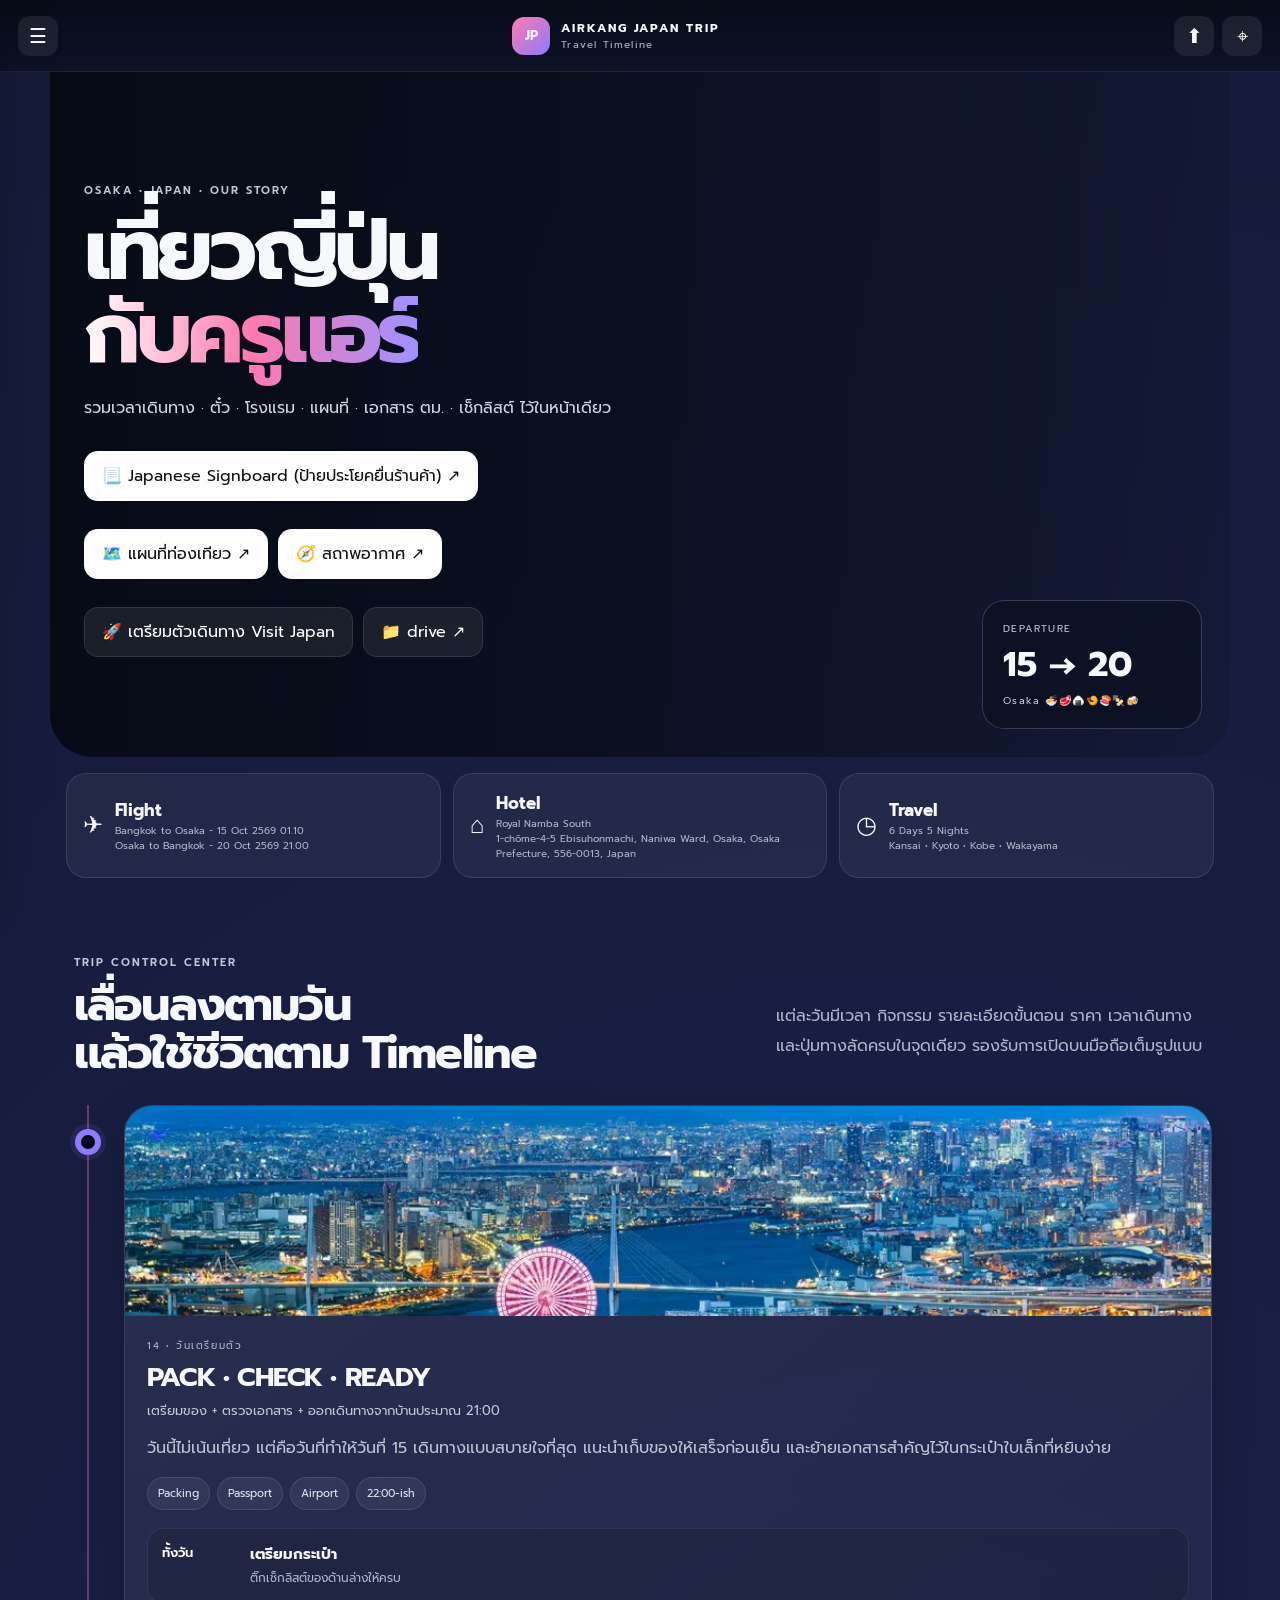
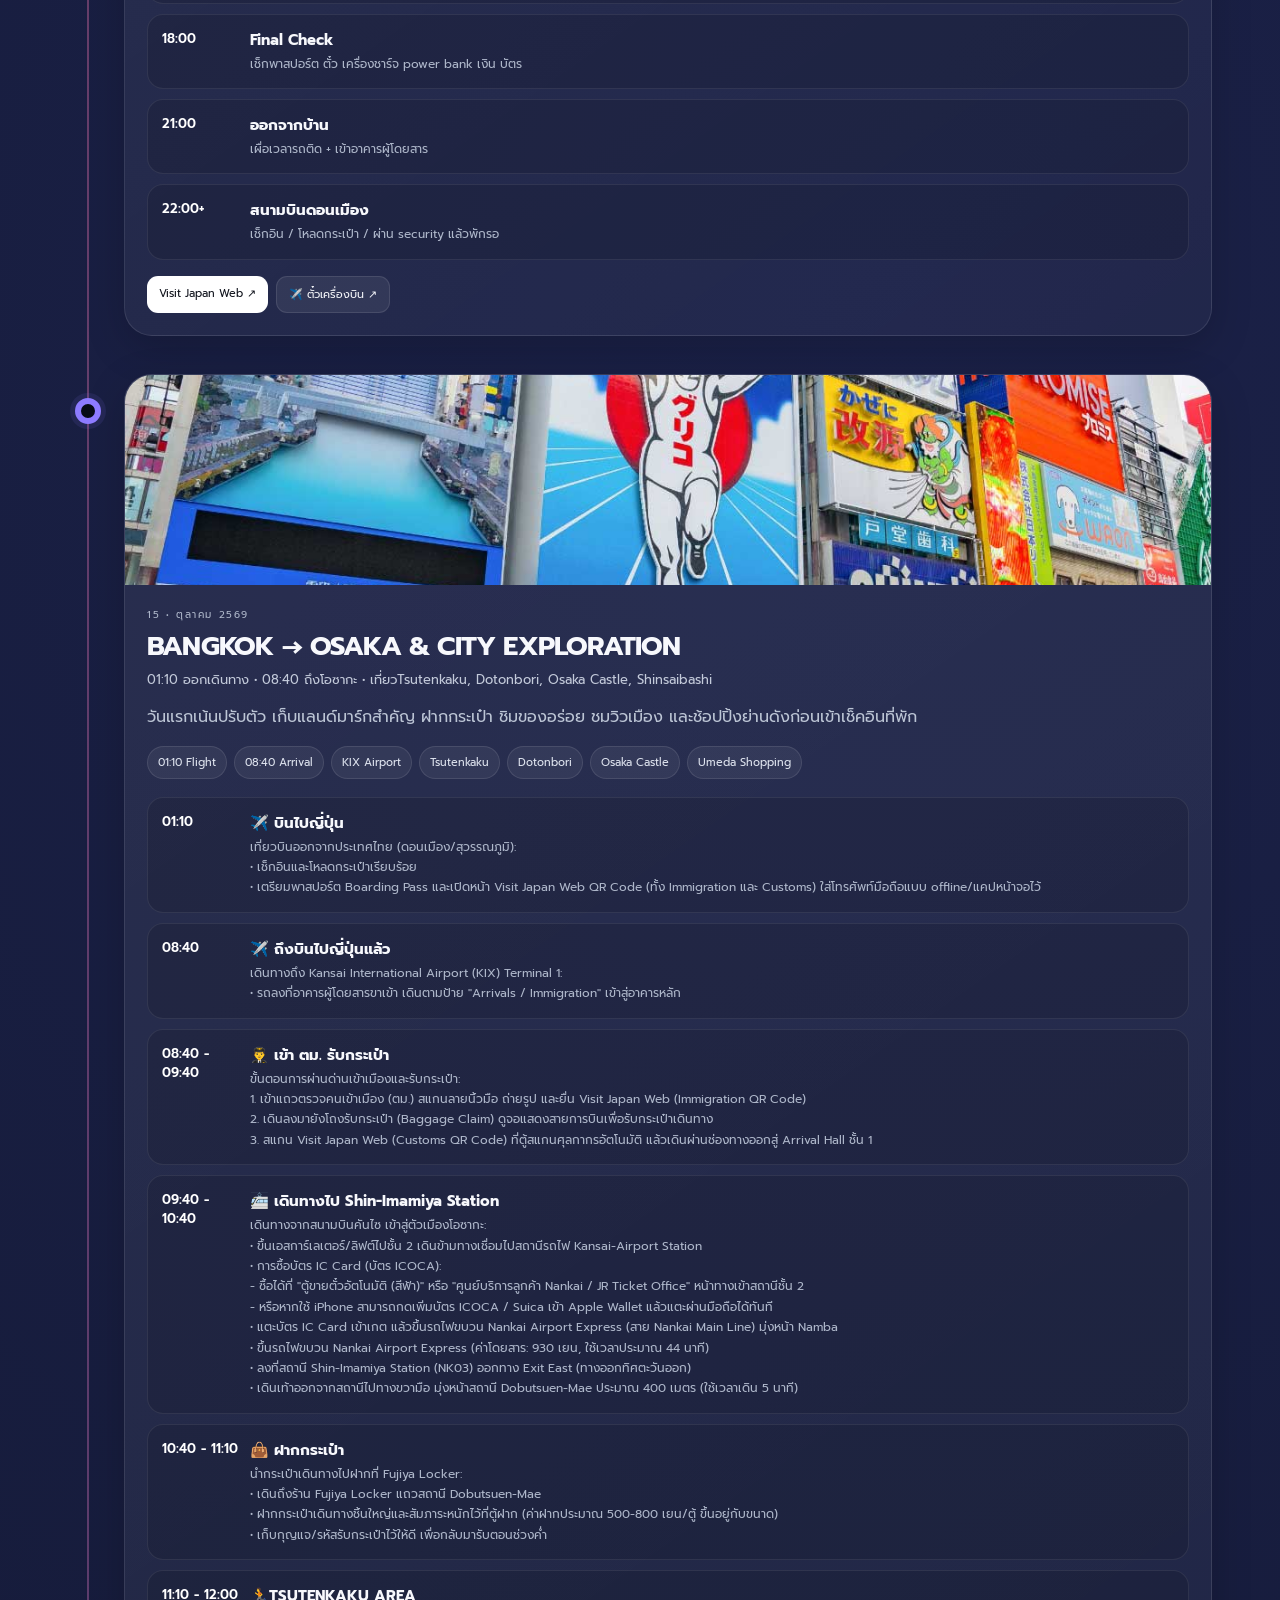
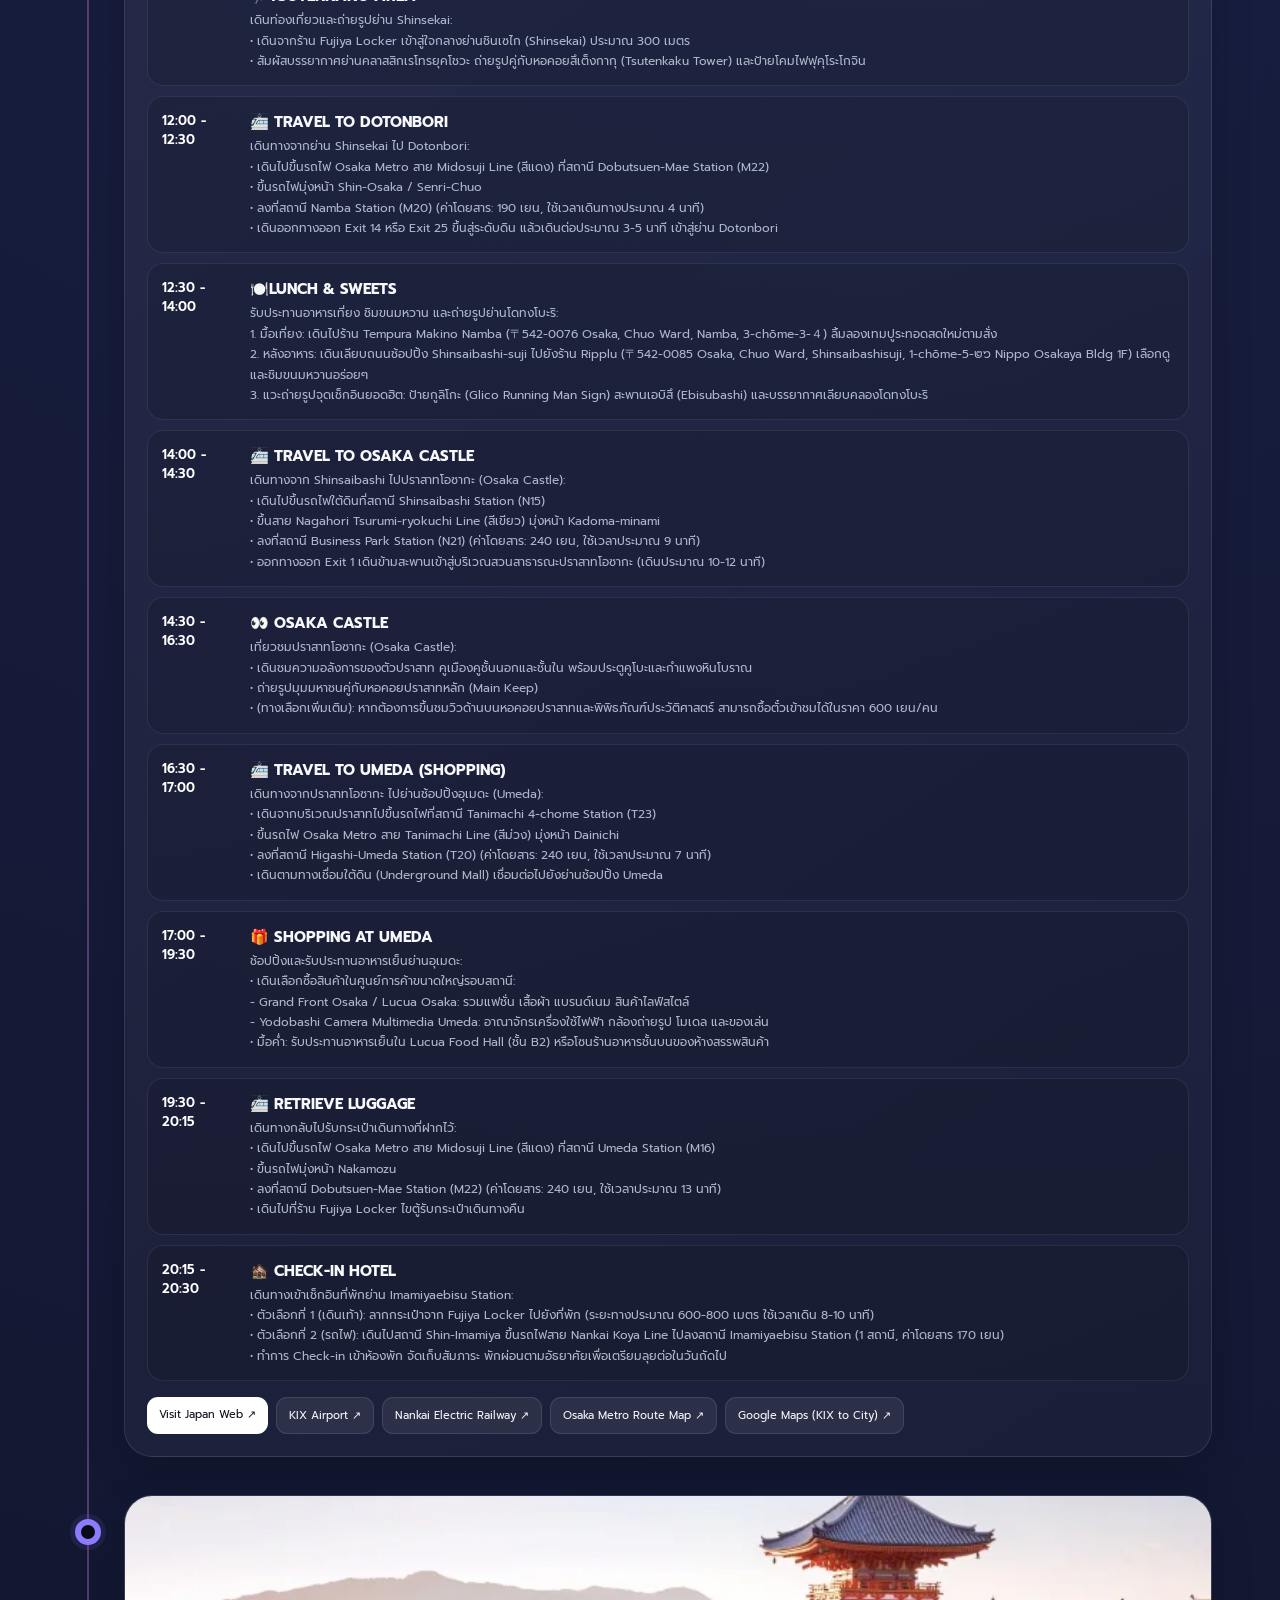
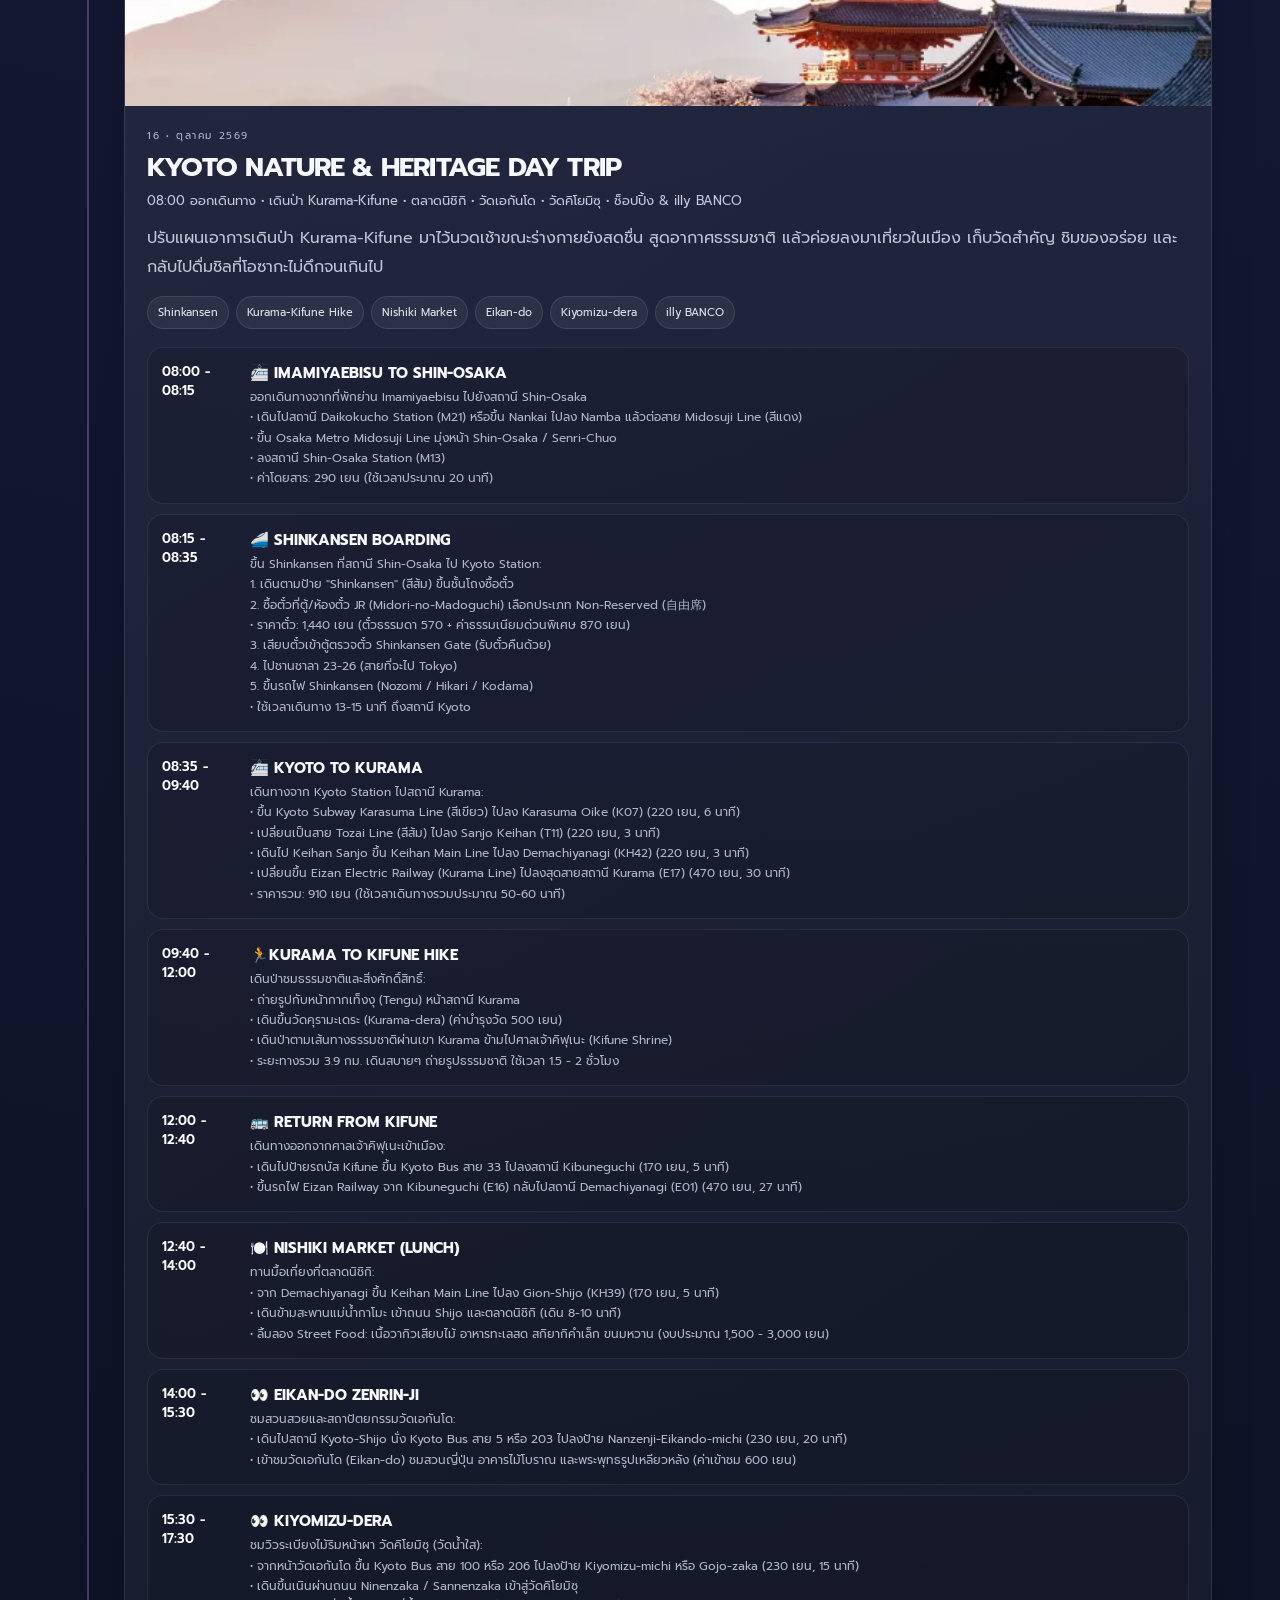
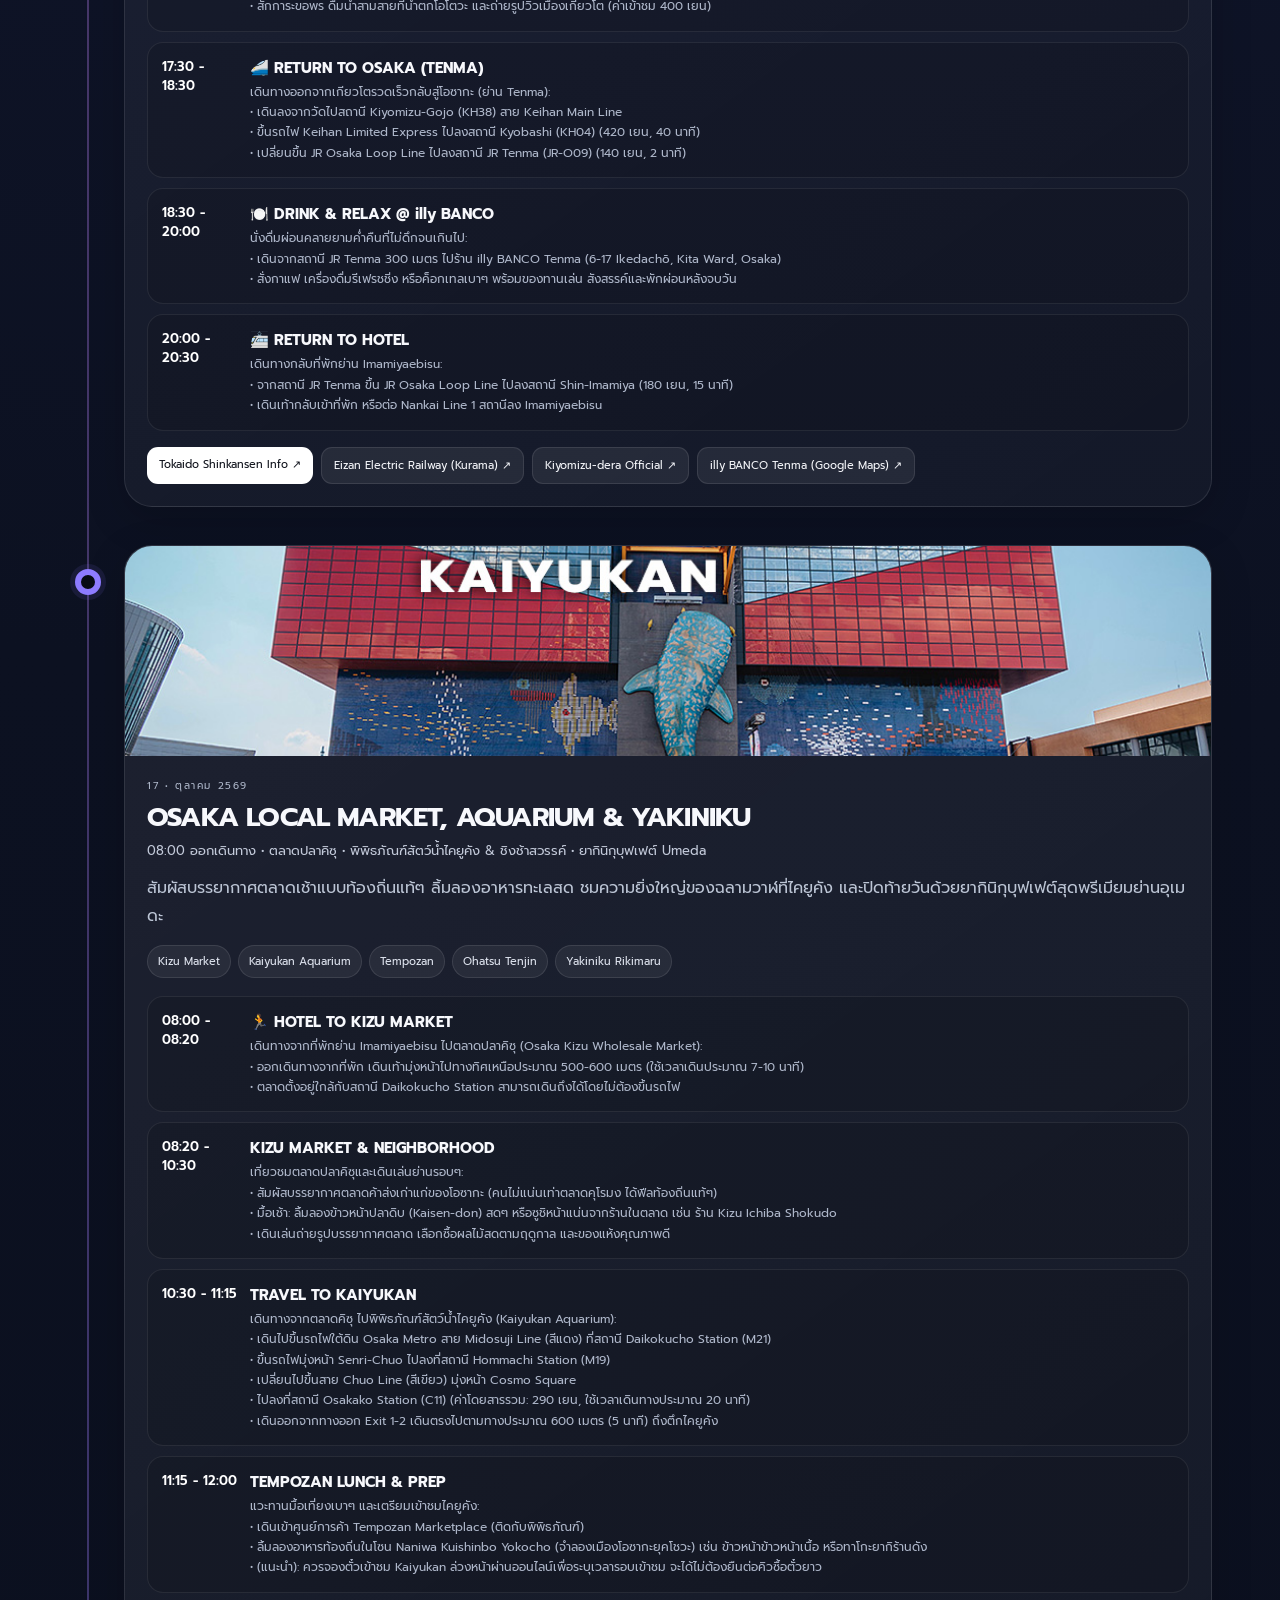
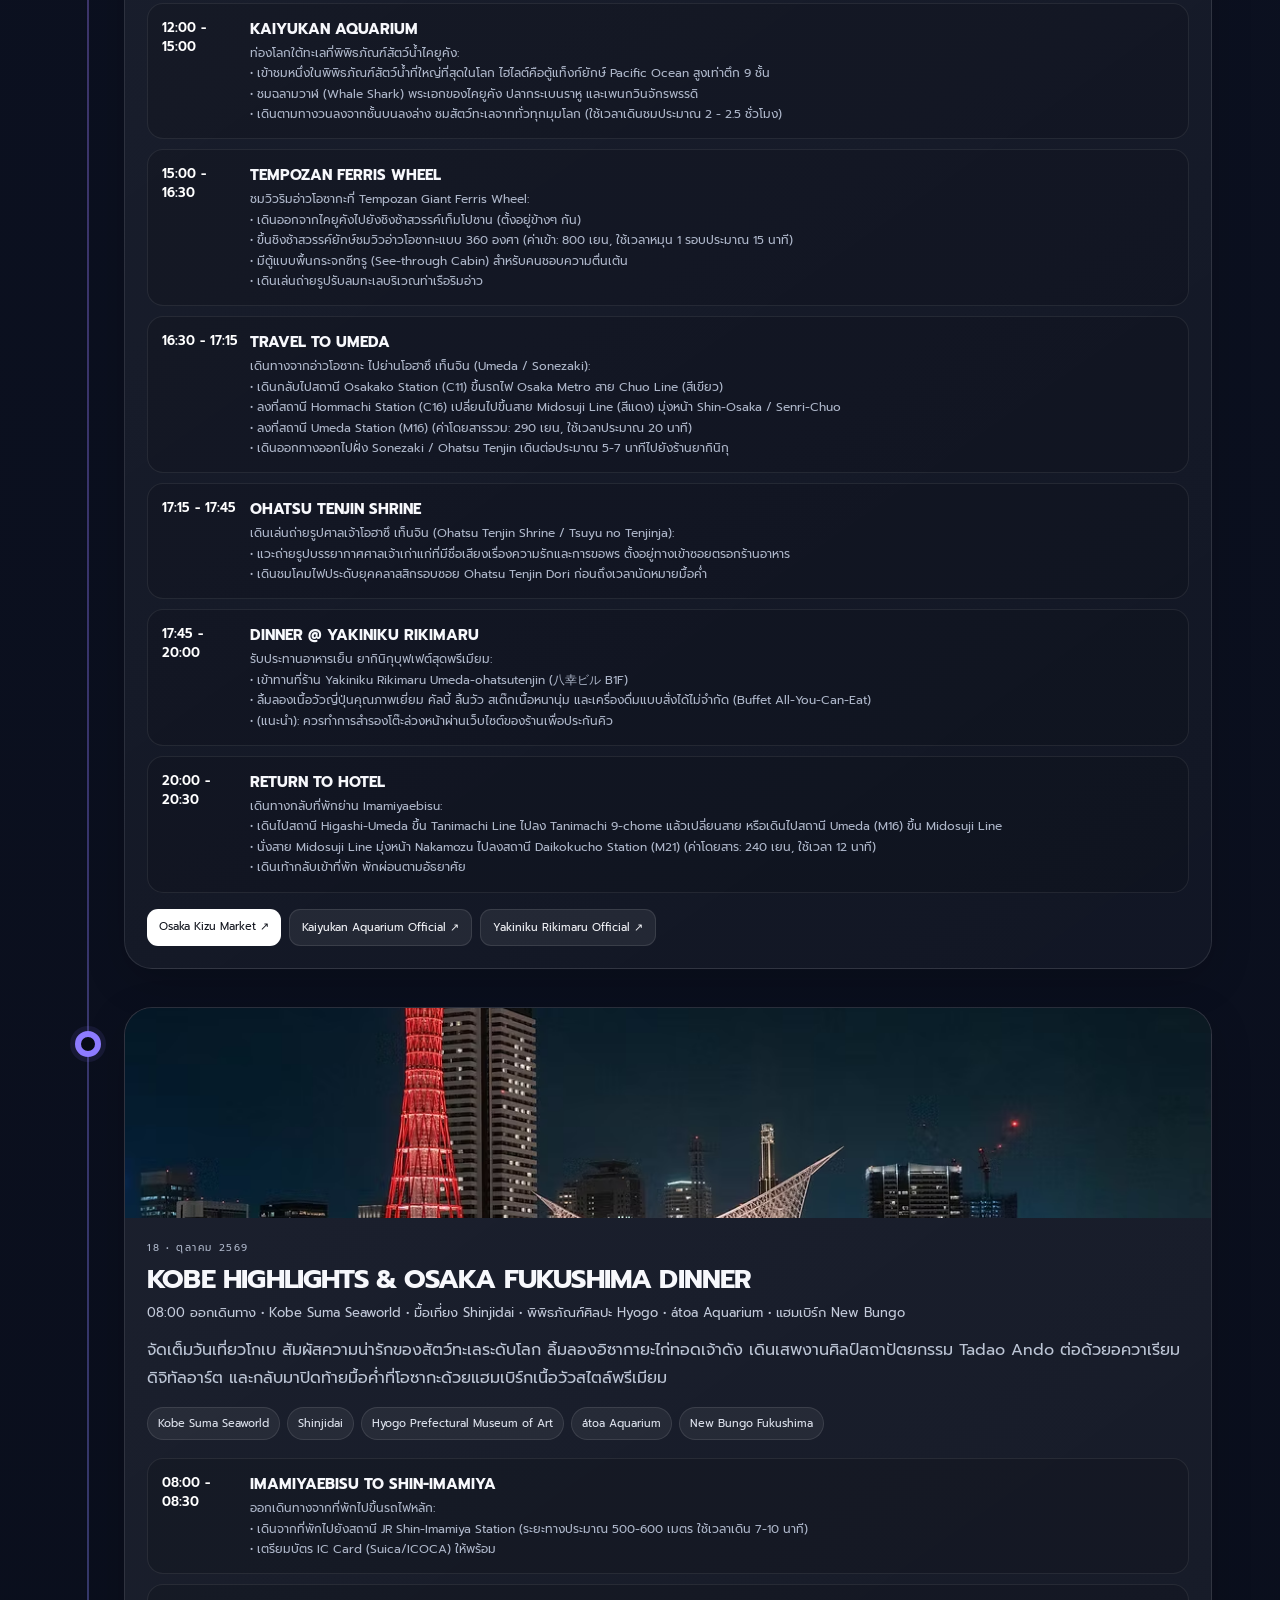
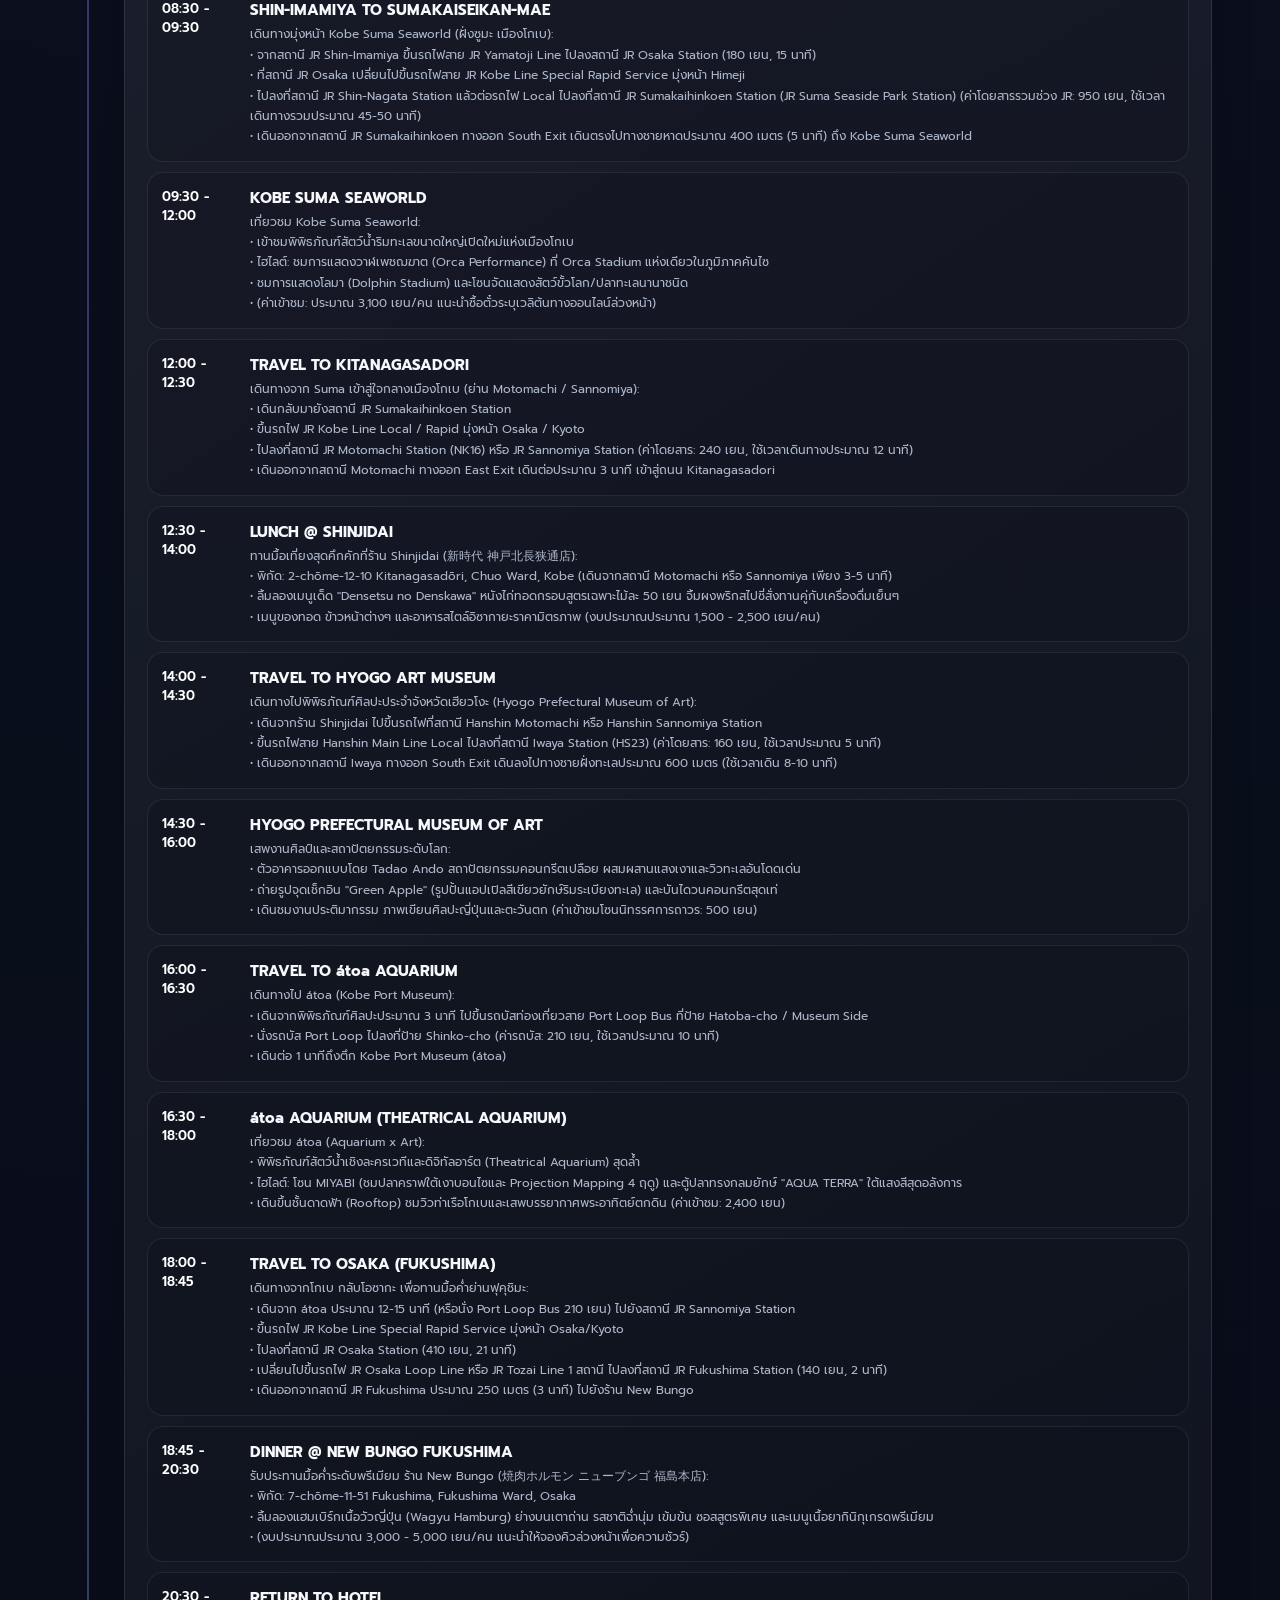
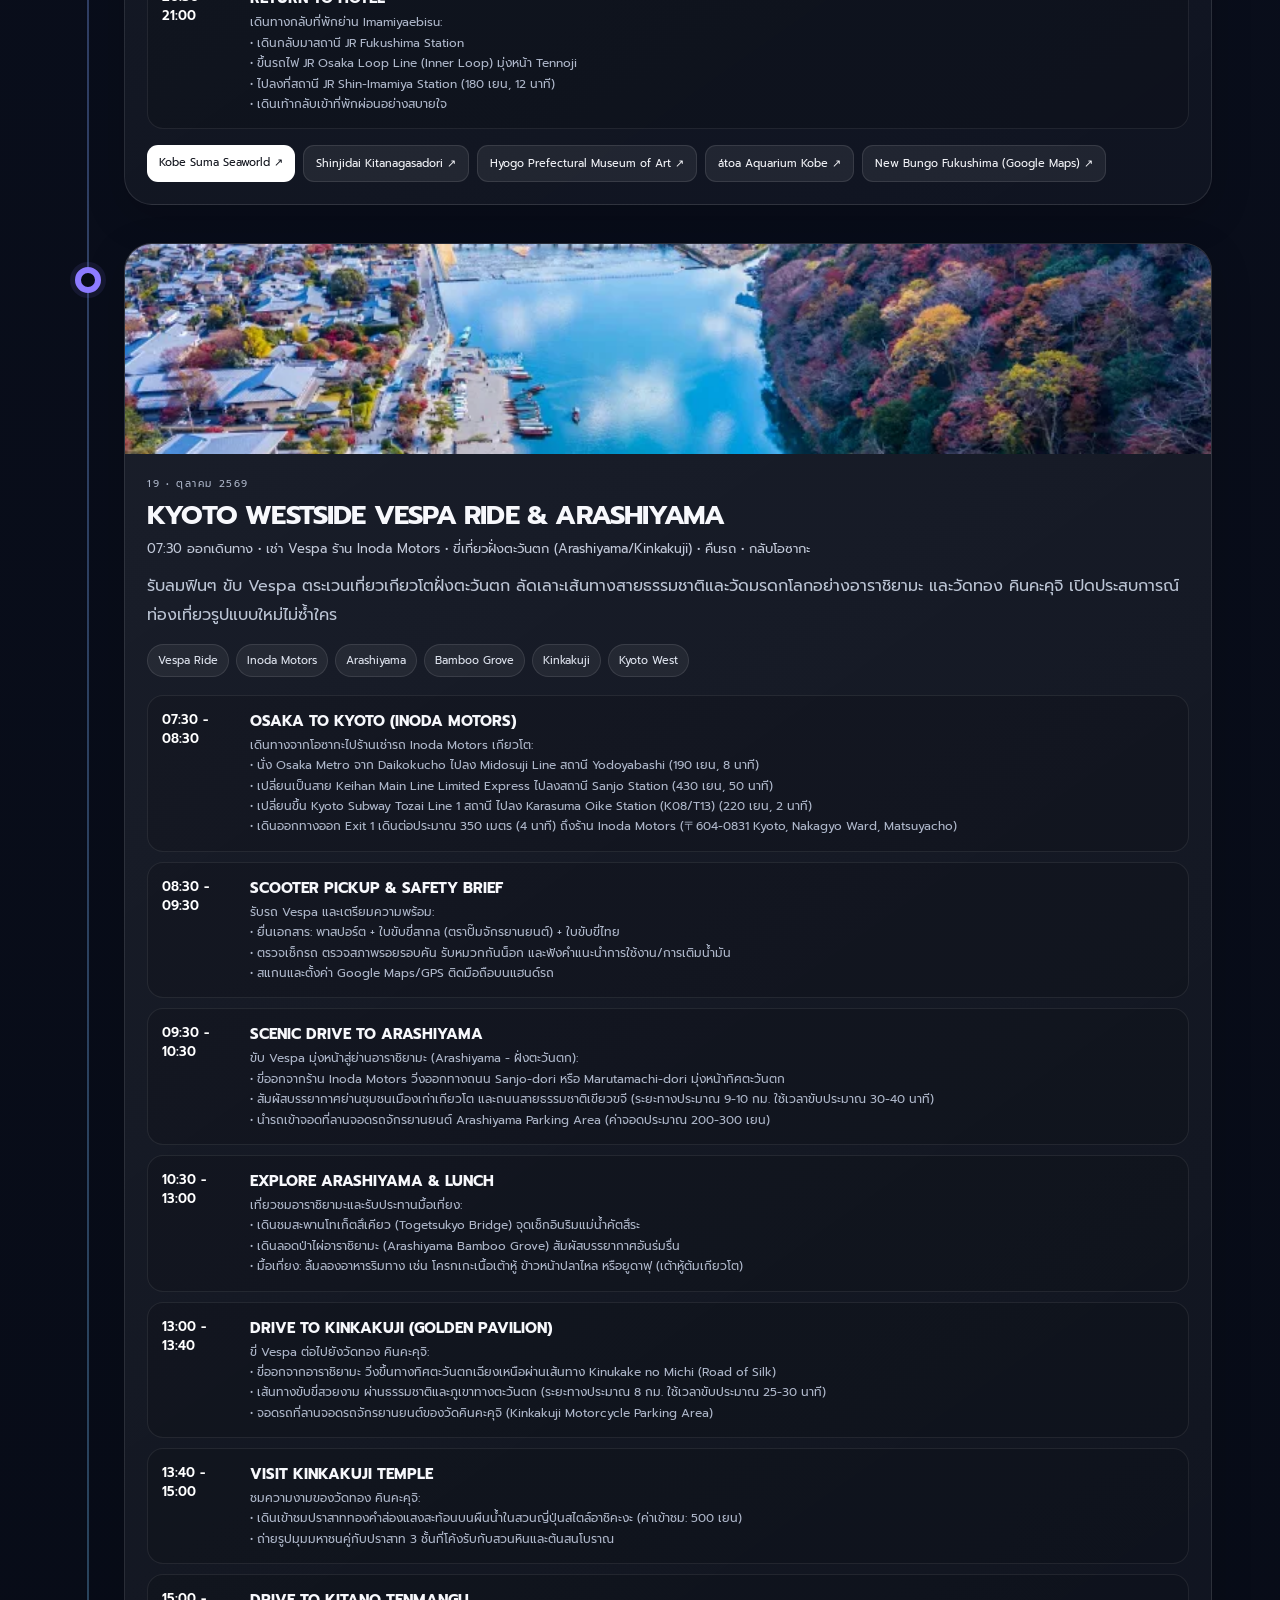
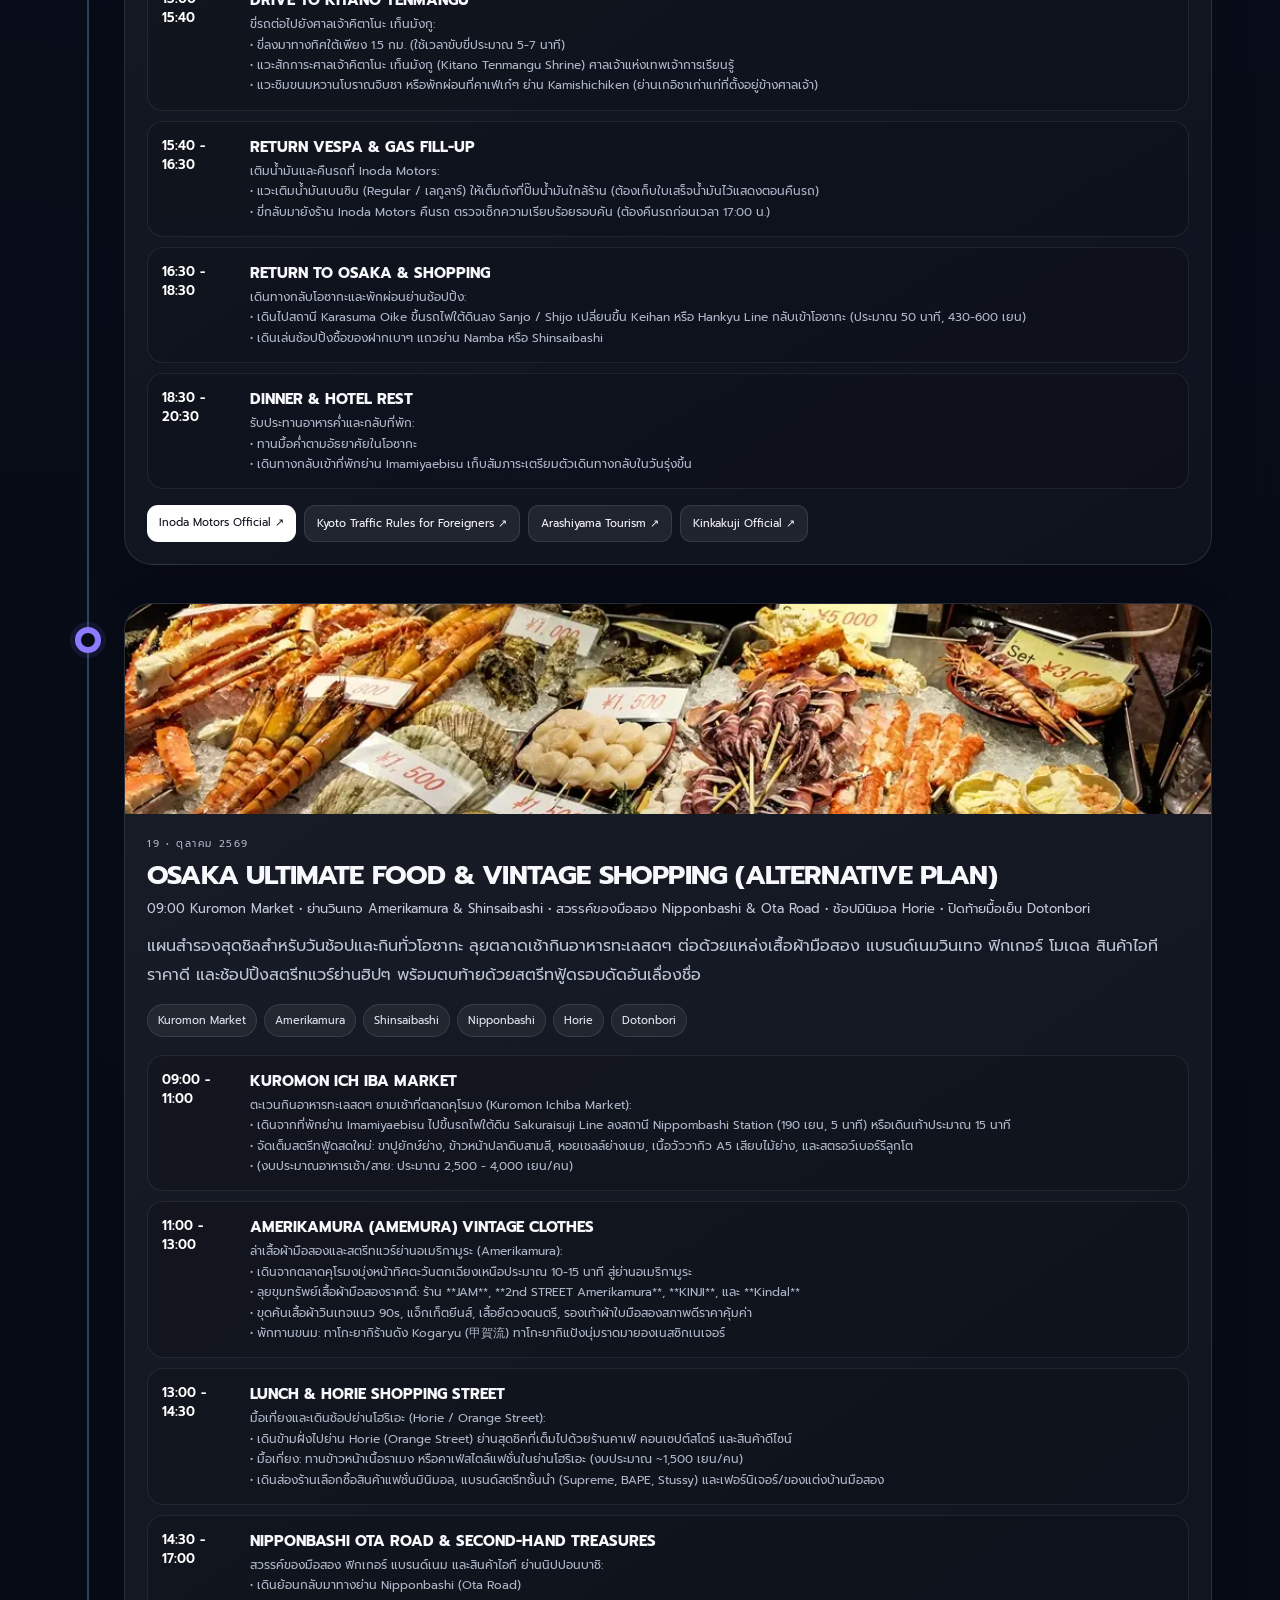
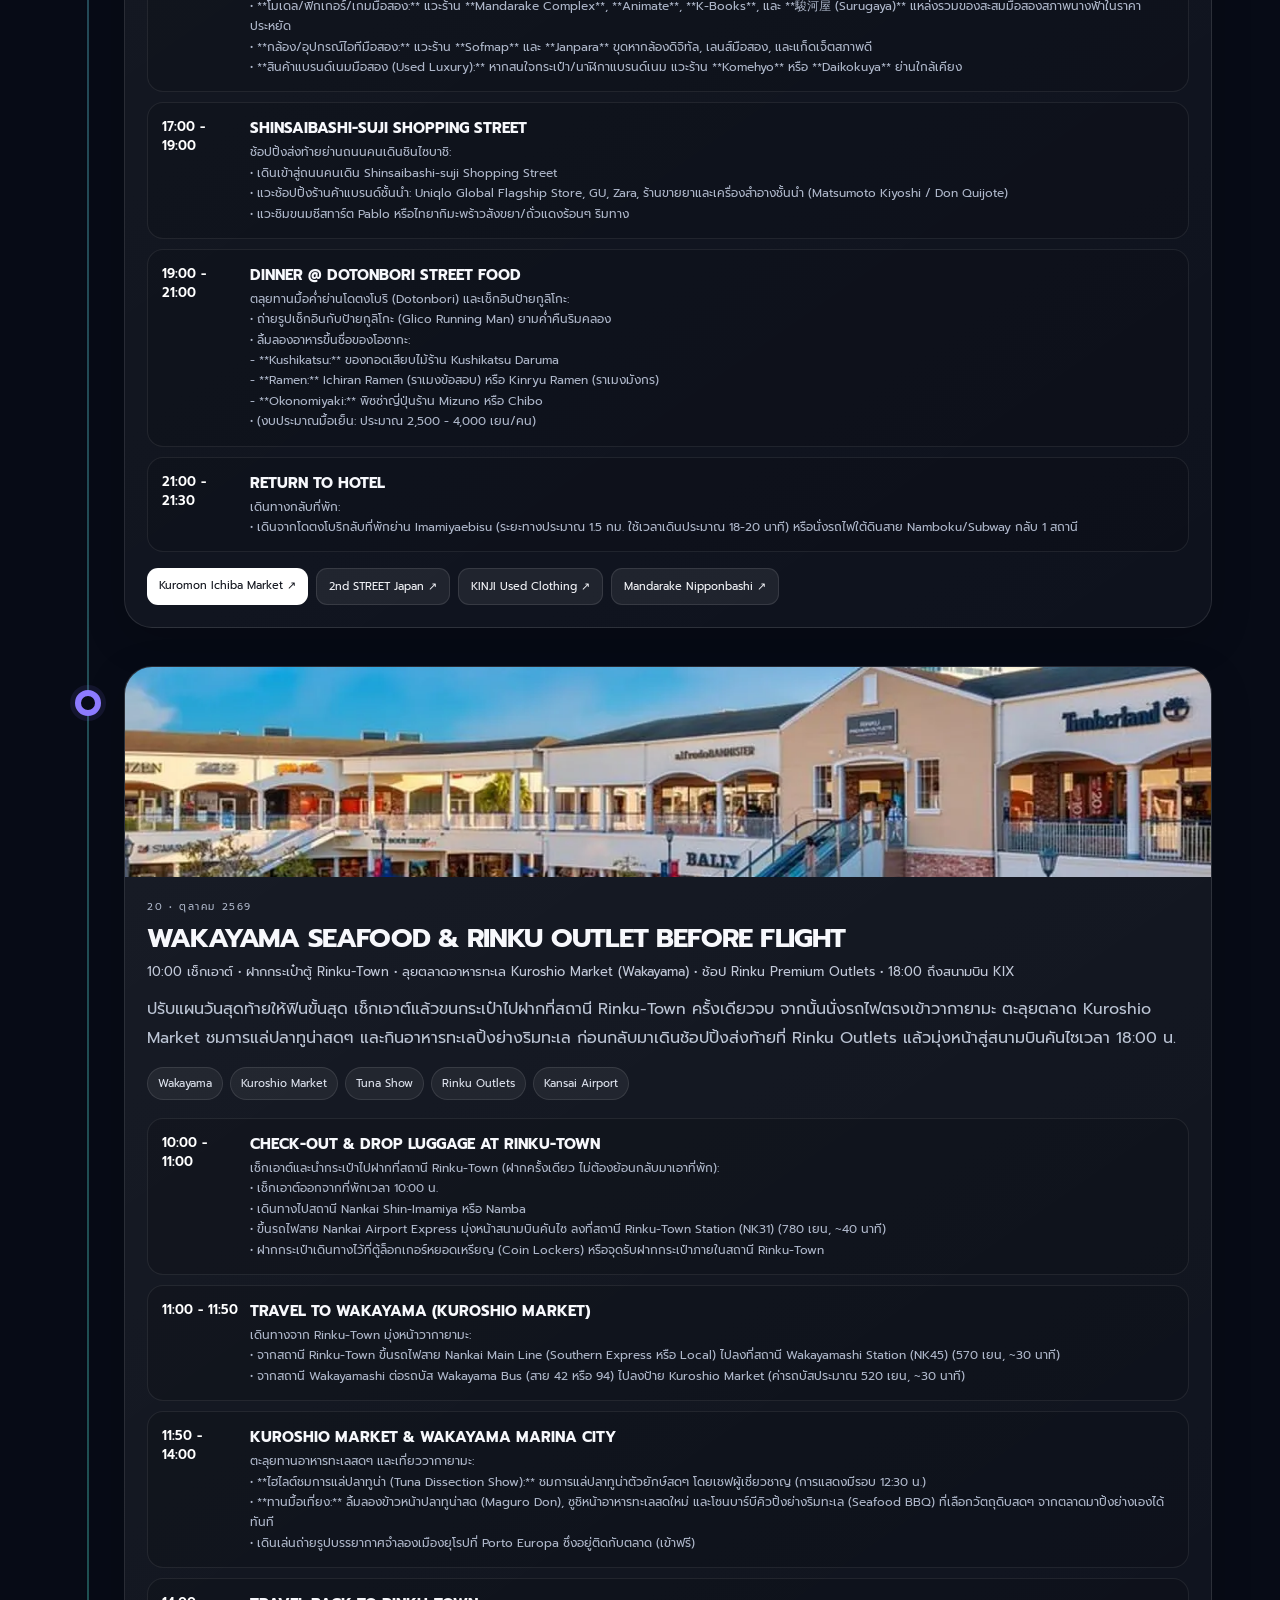
<file: index.html>
<!doctype html>
<html lang="th">
<head>
  <meta charset="utf-8">
  <meta name="viewport" content="width=device-width,initial-scale=1,viewport-fit=cover">
  <meta name="theme-color" content="#0b1020">
  <title>Japan Trip • Our Travel Timeline</title>
  <link rel="preconnect" href="https://fonts.googleapis.com">
  <link rel="preconnect" href="https://fonts.gstatic.com" crossorigin>
  <link href="https://fonts.googleapis.com/css2?family=Kanit:wght@300;400;500;600;700&family=Prompt:wght@300;400;500;600;700&display=swap" rel="stylesheet">
  <link rel="stylesheet" href="style.css">
</head>
<body>
  <header class="topbar">
    <button class="icon-btn" id="menuBtn" aria-label="เปิดเมนู">☰</button>
    <div class="brand">
      <div class="brand-mark">JP</div>
      <div><strong>AIRKANG JAPAN TRIP</strong><span>Travel Timeline</span></div>
    </div>
    <div class="topbar-actions">
      <button class="icon-btn" id="scrollTopBtn" aria-label="เลื่อนขึ้นบนสุด">⬆︎</button>
      <button class="icon-btn" id="todayBtn" aria-label="ไปยังวันนี้">⌖</button>
    </div>
  </header>

  <aside class="drawer" id="drawer">
    <div class="drawer-head"><b>TRIP MENU</b><button class="icon-btn" id="closeMenu">×</button></div>
    <div class="drawer-body-scroll">
      <nav id="dayMenu"></nav>
      <div class="drawer-menu-divider"></div>
      <nav class="drawer-quick-nav">
        <a href="#packing" onclick="closeDrawer()">
          <span>📋 เช็กลิสต์ก่อนบิน</span>
          <small>›</small>
        </a>
        <a href="#immigration" onclick="closeDrawer()">
          <span>✈️ เข้าประเทศญี่ปุ่น (ตม. & VJW)</span>
          <small>›</small>
        </a>
      </nav>
      <div class="drawer-note">แตะหัวข้อเพื่อกระโดดไปยังแผนนั้นทันที</div>
    </div>
  </aside>
  <div class="scrim" id="scrim"></div>

  <main>
    <section class="hero">
      <div class="hero-bg"></div>
      <div class="hero-content">
        <p class="eyebrow">OSAKA • JAPAN • OUR STORY</p>
        <h1>เที่ยวญี่ปุ่น<br><span>กับครูแอร์</span></h1>
        <p class="hero-sub">รวมเวลาเดินทาง · ตั๋ว · โรงแรม · แผนที่ · เอกสาร ตม. · เช็กลิสต์ ไว้ในหน้าเดียว</p>
        <div class="hero-actions">
          <a class="btn primary" href="index2.html" target="_blank" rel="noopener">📃 Japanese Signboard (ป้ายประโยคยื่นร้านค้า) ↗</a>
        </div>
        <div class="hero-actions">
          <a class="btn primary" href="https://www.google.com/maps/d/u/0/edit?mid=1mgySCK6p1zOPgGw0TDaFT8raEsjstqE&ll=34.66869554164994%2C135.5136506921108&z=13" target="_blank" rel="noopener">🗺️ แผนที่ท่องเทียว ↗</a>
          <a class="btn primary" href="https://tomarigi.me/" target="_blank" rel="noopener">🧭 สถาพอากาศ ↗</a>
        </div>
        <div class="hero-actions">
          <button class="btn glass" id="checkBtn">🚀 เตรียมตัวเดินทาง Visit Japan</button>
          <a class="btn glass" href="https://drive.google.com/drive/folders/1Z21YAII_i_hLRsEdMsZwZmaCii2yt-7_?usp=sharing" target="_blank" rel="noopener">📁 drive ↗</a>
        </div>  



      </div>
      <div class="hero-card">
        <span>DEPARTURE</span><b>15 → 20</b><small>Osaka 🍜🥩🍙🍤🍣🍢🍻</small>
      </div>
    </section>

    <section class="quickbar">
      <div class="stat"><span>✈</span><div><b>Flight</b><small>Bangkok to Osaka - 15 Oct 2569 01.10 <br> Osaka to Bangkok - 20 Oct 2569 21.00</small></div></div>
      <div class="stat"><span>⌂</span><div><b>Hotel</b><small>Royal Namba South <br> 1-chōme-4-5 Ebisuhonmachi, Naniwa Ward, Osaka, Osaka Prefecture, 556-0013, Japan</small></div></div>
      <div class="stat"><span>◷</span><div><b>Travel</b><small>6 Days 5 Nights <br> Kansai • Kyoto • Kobe • Wakayama</small></div></div>
    </section>

    <section class="intro">
      <div>
        <p class="eyebrow">TRIP CONTROL CENTER</p>
        <h2>เลื่อนลงตามวัน<br>แล้วใช้ชีวิตตาม Timeline</h2>
      </div>
      <p>แต่ละวันมีเวลา กิจกรรม รายละเอียดขั้นตอน ราคา เวลาเดินทาง และปุ่มทางลัดครบในจุดเดียว รองรับการเปิดบนมือถือเต็มรูปแบบ</p>
    </section>

    <section class="timeline-wrap">
      <div class="timeline" id="timeline"></div>
    </section>

    <section class="packing" id="packing">
      <div class="section-title"><div><p class="eyebrow">BEFORE YOU GO</p><h2>เช็กลิสต์ก่อนบิน</h2></div><span id="packProgress">0%</span></div>
      <div class="progress"><i id="packBar"></i></div>
      <div class="pack-grid" id="packingList"></div>
    </section>

    <section class="immigration" id="immigration">
      <div class="section-title"><div><p class="eyebrow">JAPAN ARRIVAL</p><h2>เข้าประเทศญี่ปุ่น & เอกสาร ตม.</h2></div></div>
      <div class="arrival-grid">
        <article class="arrival-card important">
          <span class="num">01</span><h3>กรอก Visit Japan Web</h3>
          <p>ลงทะเบียนข้อมูลสำหรับขั้นตอนตรวจคนเข้าเมืองและศุลกากรล่วงหน้า แล้วเก็บ QR Code ให้พร้อมบนมือถือ (แคปหน้าจอไว้ด้วย)</p>
          <a href="https://www.vjw.digital.go.jp/" target="_blank" rel="noopener">เปิด Visit Japan Web ↗</a><br>
          <a href="assets/VJ.pdf" target="_blank" rel="noopener"> QR Visit Japan↗</a>
          
        </article>

        <article class="arrival-card"><span class="num">02</span><h3>เอกสารที่ควรหยิบได้ทันที</h3>
          <p>พาสปอร์ต • ตั๋วขากลับ • ที่พัก/ที่อยู่ในญี่ปุ่น • เบอร์ติดต่อ • แผนเที่ยว • เงินสด/บัตร</p>

        </article>
        <article class="arrival-card"><span class="num">03</span>
          <h3>เอกสาร Document</h3>
          <p>เอกสารยังไม่ได้ใส่</p>
          <a href="assets/Passport.pdf" target="_blank" rel="noopener">พาสปอร์ต Passport↗</a><br>
          <a href="assets/ticket.pdf" target="_blank" rel="noopener">ตั๋วเครื่องบิน Flight tickets↗</a><br>
          <a href="assets/Hotel.pdf" target="_blank" rel="noopener">ที่พัก accommodation↗</a><br>
          <a href="assets/insurance.pdf" target="_blank" rel="noopener">ประกันการเดินทาง Travel Insurance↗</a><br>
        </article>
        <article class="arrival-card"><span class="num">04</span>
          <h3>ศุลกากร</h3>
          <p>ทำ Customs Declaration ผ่าน Visit Japan Web และเตรียมแสดงข้อมูลเมื่อถึงขั้นตอนศุลกากร</p>
          <a href="assets/VJ_Pr.jpg" target="_blank" rel="noopener"> QR Visit Japan preeyachat↗</a><br>
          <a href="assets/VJ_Sn.jpg" target="_blank" rel="noopener"> QR Visit Japan Sureeporn↗</a><br>
        </article>

        
      </div>
      <div class="notice"><b>สำหรับผู้ถือพาสปอร์ตไทย:</b> ญี่ปุ่นยกเว้นวีซ่าสำหรับผู้ถือ ordinary IC/ePassport ของไทยที่เข้าพักระยะสั้นไม่เกิน 15 วัน แต่เจ้าหน้าที่อาจขอตรวจตั๋วขากลับ หลักฐานค่าใช้จ่าย ที่อยู่/ผู้ติดต่อในญี่ปุ่น และแผนการเดินทางได้ ดังนั้นเก็บเอกสารเหล่านี้ไว้ในโฟลเดอร์นี้ด้วย</div>

      <!-- IMMIGRATION PREPARATION CARD -->
      <div class="immigration-info-card">
        <div class="immig-card-header">
          <h3>✈️ Immigration Information / ข้อมูลสำหรับแจ้ง ตม.</h3>
          <p>(Show this information to the officer if requested / ยื่นหน้านี้ให้เจ้าหน้าที่ดูหากต้องการสอบถามข้อมูล)</p>
        </div>
        
        <div class="passenger-grid">
          <!-- 1. ข้อมูลสามี (Husband) -->
          <div class="passenger-card husband">
            <h4>👨🏻‍💼 Passenger 1: Husband (สามี)</h4>
            <ul>
              <li><strong>Full Name:</strong> Preeyachat Rongkaew</li>
              <li><strong>Occupation:</strong> Government Officer / Civil Servant (ข้าราชการ)</li>
              <li><strong>Organization:</strong> Department of Water Resources, Thailand</li>
              <li><strong>Purpose of Visit:</strong> Sightseeing / Tourism (ท่องเที่ยว)</li>
              <li><strong>Duration of Stay:</strong> 6 Days (15 - 20 Oct 2026)</li>
            </ul>
          </div>

          <!-- 2. ข้อมูลภรรยา (Wife) -->
          <div class="passenger-card wife">
            <h4>👩🏻‍🏫 Passenger 2: Wife (ภรรยา)</h4>
            <ul>
              <li><strong>Full Name:</strong> Sureeporn Nata</li>
              <li><strong>Occupation:</strong> Teacher / Civil Servant (ข้าราชการครู)</li>
              <li><strong>Organization:</strong> Satri Witthaya School, Thailand</li>
              <li><strong>Purpose of Visit:</strong> Sightseeing / Tourism (ท่องเที่ยว)</li>
              <li><strong>Duration of Stay:</strong> 6 Days (15 - 20 Oct 2026)</li>
            </ul>
          </div>
        </div>

        <!-- 3. ข้อมูลการเดินทางและที่พักร่วมกัน -->
        <div class="stay-details-card">
          <h4>🏨 Trip Details & Hotel (ข้อมูลเที่ยวบินและที่พัก)</h4>
          <ul>
            <li><strong>Hotel Name:</strong> Royal Namba South</li>
            <li><strong>Hotel Address:</strong> 1-chōme-4-5 Ebisuhonmachi, Naniwa Ward, Osaka, 556-0013, Japan</li>
            <li><strong>Flight Outbound:</strong> Bangkok to Osaka - 15 Oct 2026 (01:10)</li>
            <li><strong>Flight Return:</strong> Osaka to Bangkok - 20 Oct 2026 (21:00)</li>
          </ul>
        </div>

        <!-- 4. คำตอบสำหรับการตอบคำถาม ตม. ญี่ปุ่น (เจอบ่อย & นานๆ เจอ) -->

        <div class="qa-card">
          <h4>💬 Quick Answers: Common Questions (คำถาม ตม. ญี่ปุ่น ที่เจอบ่อย)</h4>
          <div class="qa-list">
            <div class="qa-item">
              <strong>Q: What is the purpose of your visit? (มาทำอะไร)</strong>
              <span>A: "Sightseeing" หรือ "Vacation" (มาเที่ยวพักผ่อนครับ/ค่ะ)</span>
            </div>
            <div class="qa-item">
              <strong>Q: Are you traveling together? (เดินทางด้วยกันไหม)</strong>
              <span>A: "Yes, we are husband and wife." (ใช่ครับ/ค่ะ มาด้วยกัน เป็นสามีภรรยากัน)</span>
            </div>
            <div class="qa-item">
              <strong>Q: How many days will you stay? (อยู่นานกี่วัน)</strong>
              <span>A: "We stay for 6 days." (อยู่ 6 วันครับ/ค่ะ : 15 - 20 ต.ค. 2026)</span>
            </div>
            <div class="qa-item">
              <strong>Q: Where are you staying? (พักที่ไหน)</strong>
              <span>A: "At Royal Namba South in Osaka." (พักที่โรงแรม Royal Namba South เมืองโอซาก้า)</span>
            </div>
            <div class="qa-item">
              <strong>Q: Is this your first time in Japan? (เคยมาญี่ปุ่นมาก่อนไหม)</strong>
              <span>A: "Yes, this is our first time." (ใช่ครับ/ค่ะ มาครั้งแรก)</span>
            </div>
          </div>
        </div>

        <div class="qa-card">
          <h4>🔍 Quick Answers: Deep Verification (คำถามเชิงลึก / นานๆ เจอที)</h4>
          <div class="qa-list">
            <div class="qa-item">
              <strong>Q: What is your occupation? (ทำงานอะไร)</strong>
              <span>
                A: 
                <br>• สามี: "I am a government engineer at the Department of Water Resources." (ข้าราชการวิศวกร กรมทรัพยากรน้ำ)
                <br>• ภรรยา: "I am a government teacher at Satriwitthaya School." (ข้าราชการครู โรงเรียนสตรีวิทยา)
              </span>
            </div>
            <div class="qa-item">
              <strong>Q: How much money/cash do you have? (เตรียมเงินมาเท่าไหร่)</strong>
              <span>A: "We have about 200,000 (two hundred thousand) Yen in cash and Credit card and  2 Visa card ." (มีเงินสดประมาณ 200,000 เยน พร้อมบัตรเครดิต)</span>
            </div>
            <div class="qa-item">
              <strong>Q: Can I see your return ticket and hotel booking? (ขอดูตั๋วขากลับและใบจองโรงแรม)</strong>
              <span>A: "Here you are." (ยื่นตั๋วขากลับวันที่ 20 Oct และใบจอง Royal Namba South ให้ดู)</span>
            </div>
            <div class="qa-item">
              <strong>Q: Do you have friends or relatives living in Japan? (มีเพื่อนหรือญาติอยู่ที่นี่ไหม)</strong>
              <span>A: "No, we don't." (ไม่มีครับ/ค่ะ)</span>
            </div>
          </div>
        </div>

      </div>
    </section>

    <section class="footer-note">
      <span>✦</span><p>แผนนี้พร้อมใช้งานสำหรับสมาร์ทโฟนเต็มรูปแบบ<br>ข้อมูลทั้งหมดรวมเวลา ค่าเดินทาง ตั๋ว และที่พัก อัปเดตครบถ้วนแล้ว</p>
    </section>
  </main>

  <footer>OUR JAPAN TRIP • made for two ✈</footer>
  <script src="app.js"></script>
</body>
</html>
</file>
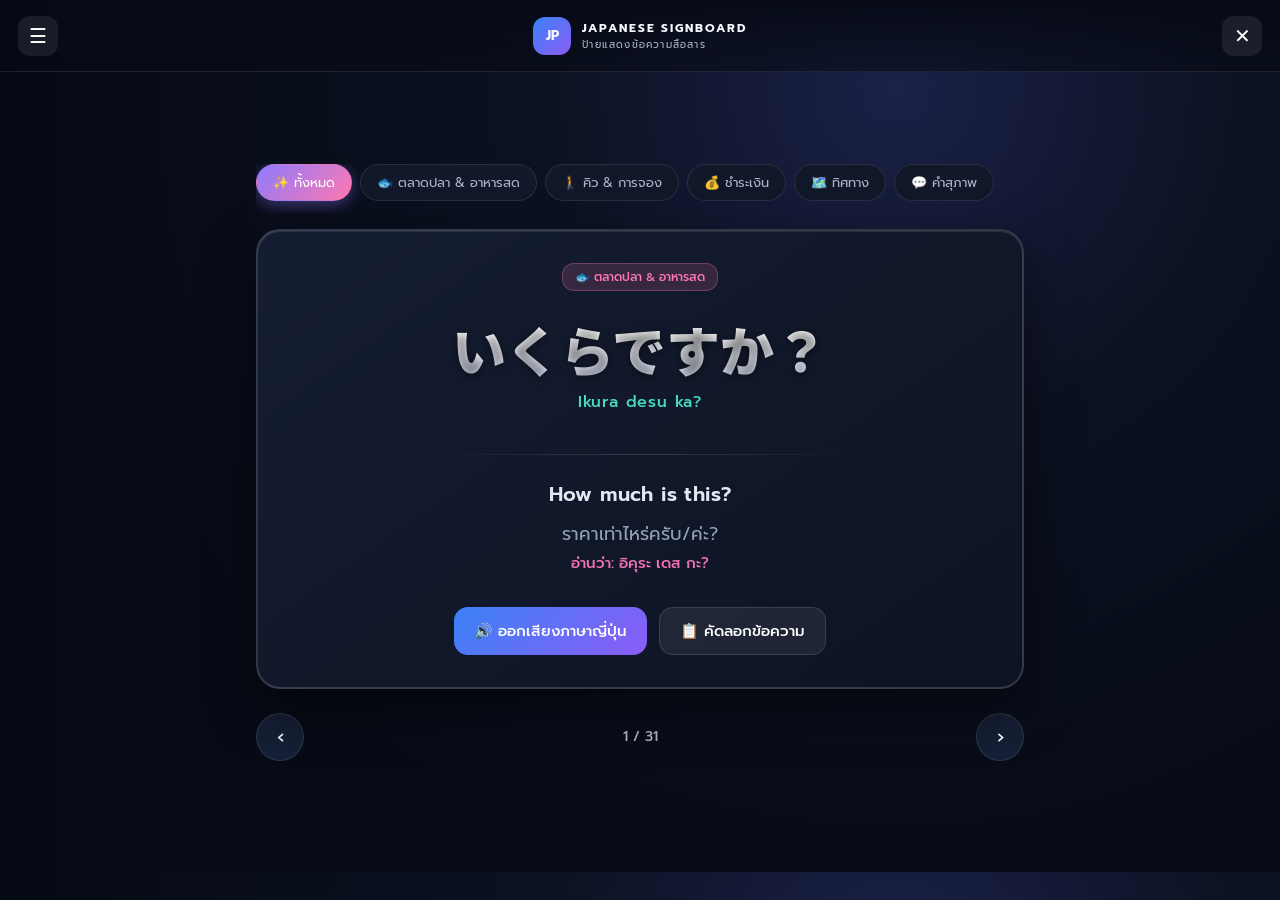
<file: index2.html>
<!doctype html>
<html lang="th">
<head>
  <meta charset="utf-8">
  <meta name="viewport" content="width=device-width,initial-scale=1,viewport-fit=cover">
  <meta name="theme-color" content="#0b1020">
  <title>Japan Trip • Japanese Signboard & Phrasebook</title>
  <link rel="preconnect" href="https://fonts.googleapis.com">
  <link rel="preconnect" href="https://fonts.gstatic.com" crossorigin>
  <link href="https://fonts.googleapis.com/css2?family=Kanit:wght@300;400;500;600;700&family=Noto+Sans+JP:wght@500;700;900&family=Prompt:wght@300;400;500;600;700&display=swap" rel="stylesheet">
  <link rel="stylesheet" href="style.css">
  <style>
    /* Custom styles specifically for Japanese Signboard Page */
    .sign-container {
      max-width: 800px;
      margin: 0 auto;
      padding: 20px 16px 40px;
      display: flex;
      flex-direction: column;
      align-items: center;
      min-height: calc(100vh - 100px);
      min-height: calc(100dvh - 100px);
      justify-content: center;
    }

    .category-pills {
      display: flex;
      gap: 8px;
      overflow-x: auto;
      width: 100%;
      padding-bottom: 12px;
      margin-bottom: 16px;
      -webkit-overflow-scrolling: touch;
      scrollbar-width: none;
    }
    .category-pills::-webkit-scrollbar { display: none; }

    .pill-btn {
      background: var(--panel);
      color: var(--muted);
      border: 1px solid var(--line);
      padding: 8px 16px;
      border-radius: 20px;
      white-space: nowrap;
      font-size: 13px;
      cursor: pointer;
      transition: all 0.2s ease;
    }
    .pill-btn.active, .pill-btn:hover {
      background: linear-gradient(135deg, var(--accent), var(--pink));
      color: #fff;
      border-color: transparent;
      box-shadow: 0 4px 15px rgba(141, 123, 255, 0.4);
    }

    /* Main Display Card (Signboard) */
    .display-card {
      width: 100%;
      background: linear-gradient(145deg, #151d32, #0d1322);
      border: 2px solid rgba(255, 255, 255, 0.15);
      border-radius: 24px;
      padding: 32px 24px;
      box-shadow: 0 20px 50px rgba(0, 0, 0, 0.5), inset 0 1px 0 rgba(255,255,255,0.1);
      display: flex;
      flex-direction: column;
      align-items: center;
      text-align: center;
      position: relative;
      transition: transform 0.2s ease, border-color 0.2s ease;
    }

    .card-badge {
      background: rgba(255, 121, 176, 0.15);
      color: var(--pink);
      border: 1px solid rgba(255, 121, 176, 0.3);
      padding: 4px 12px;
      border-radius: 12px;
      font-size: 12px;
      font-weight: 500;
      margin-bottom: 24px;
      display: inline-block;
    }

    /* 3 Rows Layout */
    .row-jp {
      margin-bottom: 24px;
      width: 100%;
    }
    .jp-main {
      font-family: 'Noto Sans JP', sans-serif;
      font-size: clamp(32px, 8vw, 54px);
      font-weight: 900;
      line-height: 1.25;
      color: #ffffff;
      text-shadow: 0 2px 10px rgba(0,0,0,0.5);
      background: linear-gradient(180deg, #ffffff 30%, #e0e7ff 100%);
      -webkit-background-clip: text;
      -webkit-text-fill-color: transparent;
      word-break: break-word;
    }
    .jp-romaji {
      font-family: Prompt, sans-serif;
      font-size: 16px;
      color: var(--accent2);
      margin-top: 8px;
      font-weight: 500;
      letter-spacing: 0.05em;
    }

    .row-divider {
      width: 60%;
      height: 1px;
      background: linear-gradient(90deg, transparent, rgba(255, 255, 255, 0.15), transparent);
      margin: 16px 0 24px;
    }

    .row-en {
      font-size: 20px;
      font-weight: 600;
      color: #e2e8f0;
      margin-bottom: 12px;
      letter-spacing: 0.02em;
    }

    .row-th {
      font-size: 18px;
      color: #94a3b8;
      font-weight: 400;
      line-height: 1.5;
    }
    .th-pronounce {
      color: #f472b6;
      font-weight: 500;
      display: block;
      font-size: 15px;
      margin-top: 4px;
    }

    /* Card Controls */
    .card-actions {
      display: flex;
      gap: 12px;
      margin-top: 32px;
      width: 100%;
      justify-content: center;
      flex-wrap: wrap;
    }

    .action-btn {
      background: rgba(255, 255, 255, 0.07);
      border: 1px solid rgba(255, 255, 255, 0.12);
      color: #fff;
      padding: 12px 20px;
      border-radius: 14px;
      font-size: 15px;
      font-weight: 500;
      cursor: pointer;
      display: flex;
      align-items: center;
      gap: 8px;
      transition: all 0.2s ease;
    }
    .action-btn:hover, .action-btn:active {
      background: rgba(255, 255, 255, 0.15);
      border-color: rgba(255, 255, 255, 0.3);
      transform: translateY(-2px);
    }
    .action-btn.speech-btn {
      background: linear-gradient(135deg, #3b82f6, #8b5cf6);
      border: none;
    }

    /* Navigation Prev/Next Controls */
    .nav-controls {
      display: flex;
      justify-content: space-between;
      align-items: center;
      width: 100%;
      margin-top: 24px;
    }

    .nav-circle-btn {
      width: 48px;
      height: 48px;
      border-radius: 50%;
      background: var(--panel2);
      border: 1px solid var(--line);
      color: #fff;
      font-size: 20px;
      cursor: pointer;
      display: grid;
      place-items: center;
      transition: all 0.2s ease;
    }
    .nav-circle-btn:hover {
      background: var(--accent);
      border-color: var(--accent);
    }

    .counter-text {
      font-size: 14px;
      color: var(--muted);
      font-weight: 500;
    }

    /* Drawer Search */
    .search-box {
      padding: 12px 16px;
      margin-bottom: 16px;
    }
    .search-input {
      width: 100%;
      background: rgba(255, 255, 255, 0.06);
      border: 1px solid var(--line);
      border-radius: 12px;
      padding: 10px 14px;
      color: #fff;
      font-size: 14px;
      outline: none;
    }
    .search-input:focus {
      border-color: var(--accent);
    }

    .phrase-list-group {
      margin-bottom: 20px;
    }
    .phrase-group-title {
      font-size: 12px;
      letter-spacing: 0.1em;
      color: var(--pink);
      text-transform: uppercase;
      margin-bottom: 8px;
      padding-left: 8px;
      font-weight: 600;
    }
    .phrase-item {
      display: block;
      padding: 10px 12px;
      border-radius: 10px;
      color: var(--text);
      transition: background 0.2s ease;
      cursor: pointer;
      margin-bottom: 4px;
    }
    .phrase-item:hover, .phrase-item.active {
      background: rgba(141, 123, 255, 0.15);
      color: #fff;
    }
    .phrase-item div {
      font-weight: 500;
      font-size: 14px;
    }
    .phrase-item small {
      font-size: 12px;
      color: var(--muted);
      display: block;
    }
  </style>
</head>
<body>
  <header class="topbar">
    <button class="icon-btn" id="menuBtn" aria-label="เปิดเมนูประโยค">☰</button>
    <div class="brand">
      <div class="brand-mark" style="background: linear-gradient(135deg, #3b82f6, #8b5cf6);">JP</div>
      <div><strong>JAPANESE SIGNBOARD</strong><span>ป้ายแสดงข้อความสื่อสาร</span></div>
    </div>
    <a href="index.html" class="icon-btn" style="display:grid; place-items:center;" aria-label="กลับหน้าหลัก">✕</a>
  </header>

  <!-- Drawer Menu -->
  <aside class="drawer" id="drawer">
    <div class="drawer-head">
      <b>ประโยคทั้งหมด</b>
      <button class="icon-btn" id="closeMenu">×</button>
    </div>
    <div class="search-box">
      <input type="text" id="searchInput" class="search-input" placeholder="🔍 ค้นหาประโยค (ไทย/Eng/JP)...">
    </div>
    <div class="drawer-body-scroll" id="drawerPhraseList">
      <!-- Generated by JS -->
    </div>
  </aside>
  <div class="scrim" id="scrim"></div>

  <main>
    <div class="sign-container">
      
      <!-- Category Pills Filter -->
      <div class="category-pills" id="categoryPills">
        <!-- Rendered by JS -->
      </div>

      <!-- Main Signboard Display Card -->
      <div class="display-card" id="displayCard">
        <span class="card-badge" id="cardCategory">🐟 ตลาดปลา & อาหารสด</span>

        <!-- Row 1: Japanese (Largest & Most Prominent) -->
        <div class="row-jp">
          <div class="jp-main" id="textJp">いくらですか？</div>
          <div class="jp-romaji" id="textRomaji">Ikura desu ka?</div>
        </div>

        <div class="row-divider"></div>

        <!-- Row 2: English -->
        <div class="row-en" id="textEn">How much is this?</div>

        <!-- Row 3: Thai -->
        <div class="row-th">
          <span id="textTh">ราคาเท่าไหร่ครับ/ค่ะ?</span>
          <span class="th-pronounce" id="textPronounce">อ่านว่า: อิคุระ เดส กะ?</span>
        </div>

        <!-- Card Action Buttons -->
        <div class="card-actions">
          <button class="action-btn speech-btn" id="speakBtn">
            <span>🔊 ออกเสียงภาษาญี่ปุ่น</span>
          </button>
          <button class="action-btn" id="copyBtn">
            <span>📋 คัดลอกข้อความ</span>
          </button>
        </div>
      </div>

      <!-- Navigation Prev / Next Controls -->
      <div class="nav-controls">
        <button class="nav-circle-btn" id="prevBtn" aria-label="ประโยคก่อนหน้า">‹</button>
        <span class="counter-text" id="counterText">1 / 25</span>
        <button class="nav-circle-btn" id="nextBtn" aria-label="ประโยคถัดไป">›</button>
      </div>

    </div>
  </main>

  <script>
    // Phrasebook Data
    const phraseData = [
      // 1. ตลาดปลา & อาหารสด (Fish Market & Food Service)
      {
        id: 'p1',
        cat: 'fishmarket',
        catName: '🐟 ตลาดปลา & อาหารสด',
        jp: 'いくらですか？',
        romaji: 'Ikura desu ka?',
        en: 'How much is this?',
        th: 'ราคาเท่าไหร่ครับ/ค่ะ?',
        pronounce: 'อิคุระ เดส กะ?'
      },
      {
        id: 'p2',
        cat: 'fishmarket',
        catName: '🐟 ตลาดปลา & อาหารสด',
        jp: '1匹の値段ですか？',
        romaji: 'Ippiki no nedan desu ka?',
        en: 'Is this the price per piece / whole fish?',
        th: 'ราคาต่อ 1 ตัวใช่ไหมครับ/ค่ะ?',
        pronounce: 'อิปปิกิ โนะ เนดัน เดส กะ?'
      },
      {
        id: 'p3',
        cat: 'fishmarket',
        catName: '🐟 ตลาดปลา & อาหารสด',
        jp: '100gの値段ですか？',
        romaji: 'Hyakugram no nedan desu ka?',
        en: 'Is this the price per 100 grams?',
        th: 'ราคาต่อ 100 กรัมใช่ไหมครับ/ค่ะ?',
        pronounce: 'เฮียคุ กรัม โนะ เนดัน เดส กะ?'
      },
      {
        id: 'p4',
        cat: 'fishmarket',
        catName: '🐟 ตลาดปลา & อาหารสด',
        jp: '調理代はいくらですか？',
        romaji: 'Chouridai wa ikura desu ka?',
        en: 'How much is the cooking service fee?',
        th: 'ค่าทำอาหาร / ค่าปรุงเท่าไหร่ครับ/ค่ะ?',
        pronounce: 'โชริได วะ อิคุระ เดส กะ?'
      },
      {
        id: 'p5',
        cat: 'fishmarket',
        catName: '🐟 ตลาดปลา & อาหารสด',
        jp: '調理サービスはありますか？',
        romaji: 'Chouri saabisu wa arimasu ka?',
        en: 'Do you offer cooking/grilling service?',
        th: 'มีบริการทำอาหาร / ปรุงให้ไหมครับ/ค่ะ?',
        pronounce: 'โชริ ซาบิสึ วะ อาริมัส กะ?'
      },
      {
        id: 'p6',
        cat: 'fishmarket',
        catName: '🐟 ตลาดปลา & อาหารสด',
        jp: '調理をお願いできますか？',
        romaji: 'Chouri o onegai dekimasu ka?',
        en: 'Could you please cook/prepare this for me?',
        th: 'ช่วยทำอาหาร / ปรุงอันนี้ให้หน่อยได้ไหมครับ/ค่ะ?',
        pronounce: 'โชริ โอะ โอเนไง เดคิมัส กะ?'
      },
      {
        id: 'p7',
        cat: 'fishmarket',
        catName: '🐟 ตลาดปลา & อาหารสด',
        jp: 'おまかせでおすすめの調理をお願いします。',
        romaji: 'Omakase de osusume no chouri o onegai shimasu.',
        en: 'Please cook it in your recommended style (Chef\'s choice).',
        th: 'ช่วยทำตามแบบที่เชฟแนะนำเลยครับ/ค่ะ (แล้วแต่คุณเลย)',
        pronounce: 'โอมากาเสะ เดะ โอซุซุเมะ โนะ โชริ โอะ โอเนไง ชิมัส'
      },
      {
        id: 'p8',
        cat: 'fishmarket',
        catName: '🐟 ตลาดปลา & อาหารสด',
        jp: '刺身にしてください。',
        romaji: 'Sashimi ni shite kudasai.',
        en: 'Please slice this into sashimi.',
        th: 'ช่วยหั่นทำเป็นซาชิมิให้หน่อยครับ/ค่ะ',
        pronounce: 'ซาชิมิ นิ ชิเตะ คุดาไซ'
      },
      {
        id: 'p9',
        cat: 'fishmarket',
        catName: '🐟 ตลาดปลา & อาหารสด',
        jp: '炭火焼きにしてください。',
        romaji: 'Sumibiyaki ni shite kudasai.',
        en: 'Please charcoal grill this for me.',
        th: 'ช่วยย่าง (ย่างถ่าน) ให้หน่อยครับ/ค่ะ',
        pronounce: 'ซุมิบิยากิ นิ ชิเตะ คุดาไซ'
      },
      {
        id: 'p10',
        cat: 'fishmarket',
        catName: '🐟 ตลาดปลา & อาหารสด',
        jp: 'ここで食べられますか？',
        romaji: 'Koko de taberaremasu ka?',
        en: 'Can I eat this here?',
        th: 'สามารถนั่งทานตรงนี้ได้ไหมครับ/ค่ะ?',
        pronounce: 'โคโค เดะ ทาเบราเรมัส กะ?'
      },
      {
        id: 'p11',
        cat: 'fishmarket',
        catName: '🐟 ตลาดปลา & อาหารสด',
        jp: '持ち帰りできますか？',
        romaji: 'Mochikaeri dekimasu ka?',
        en: 'Can I take this to go?',
        th: 'ห่อกลับบ้านได้ไหมครับ/ค่ะ?',
        pronounce: 'โมจิคาเอริ เดคิมัส กะ?'
      },

      // 2. การต่อคิว & การจอง (Queuing & Reservation)
      {
        id: 'p12',
        cat: 'queue',
        catName: '🚶 คิว & การจอง',
        jp: 'オンラインで予約しました。',
        romaji: 'Onrain de yoyaku shimashita.',
        en: 'I made a reservation online.',
        th: 'ฉันจองคิวออนไลน์มาครับ/ค่ะ',
        pronounce: 'ออนไลน์ เดะ โยยาคุ ชิมาชิตะ'
      },
      {
        id: 'p12_2',
        cat: 'queue',
        catName: '🚶 คิว & การจอง',
        jp: 'ネットで予約した者です。',
        romaji: 'Netto de yoyaku shita mono desu.',
        en: 'I booked online (showing my reservation).',
        th: 'ฉันเป็นคนที่จองคิวทางอินเทอร์เน็ตไว้ครับ/ค่ะ',
        pronounce: 'เน็ตโตะ เดะ โยยาคุ ชิตะ โมโนะ เดส'
      },
      {
        id: 'p12_3',
        cat: 'queue',
        catName: '🚶 คิว & การจอง',
        jp: '別の日に予約をしたいのですが、できますか？',
        romaji: 'Betsu no hi ni yoyaku o shitai no desu ga, dekimasu ka?',
        en: 'I would like to make a reservation for another day.',
        th: 'ฉันอยากขอจองคิวไว้สำหรับวันอื่นครับ/ค่ะ',
        pronounce: 'เบ็ตสึ โนะ ฮิ นิ โยยาคุ โอะ ชิไท โนะ เดส กะ, เดคิมัส กะ?'
      },
      {
        id: 'p12_4',
        cat: 'queue',
        catName: '🚶 คิว & การจอง',
        jp: '今日はもう満席（受付終了）ですか？',
        romaji: 'Kyou wa mou manseki (uketsuke shuuryou) desu ka?',
        en: 'Is it fully booked / closed for today?',
        th: 'วันนี้คิวเต็มแล้วใช่ไหมครับ/ค่ะ?',
        pronounce: 'เคียว วะ โม มันเซกิ เดส กะ?'
      },
      {
        id: 'p12_5',
        cat: 'queue',
        catName: '🚶 คิว & การจอง',
        jp: '整理券はどこで取りますか？',
        romaji: 'Seiriken wa doko de torimasu ka?',
        en: 'Where can I get a numbered queue ticket?',
        th: 'ต้องกด/รับบัตรคิวตรงไหนครับ/ค่ะ?',
        pronounce: 'เซริเคน วะ โดโกะ เดะ โทริมัส กะ?'
      },
      {
        id: 'p13',
        cat: 'queue',
        catName: '🚶 คิว & การจอง',
        jp: 'どこに並べばいいですか？',
        romaji: 'Doko ni narabeba ii desu ka?',
        en: 'Where should I line up / queue?',
        th: 'ฉันต้องต่อคิวตรงไหนครับ/ค่ะ?',
        pronounce: 'โดโกะ นิ นาราเบบะ อี๊ เดส กะ?'
      },
      {
        id: 'p14',
        cat: 'queue',
        catName: '🚶 คิว & การจอง',
        jp: 'ここが最後尾ですか？',
        romaji: 'Koko ga saigobi desu ka?',
        en: 'Is this the end of the line?',
        th: 'ตรงนี้คือท้ายแถวใช่ไหมครับ/ค่ะ?',
        pronounce: 'โคโค กะ ไซโกบิ เดส กะ?'
      },
      {
        id: 'p15',
        cat: 'queue',
        catName: '🚶 คิว & การจอง',
        jp: 'あと何組待ちですか？',
        romaji: 'Ato nankumi machi desu ka?',
        en: 'How many groups are waiting ahead of us?',
        th: 'เหลืออีกกี่คิวครับ/ค่ะ?',
        pronounce: 'อาโตะ นันคุมิ มาจิ เดส กะ?'
      },
      {
        id: 'p15_2',
        cat: 'queue',
        catName: '🚶 คิว & การจอง',
        jp: 'これをお願いします。',
        romaji: 'Kore o onegai shimasu.',
        en: 'I would like this one, please.',
        th: 'ขอรับอันนี้ครับ/ค่ะ (ใช้มือชี้ได้เลย)',
        pronounce: 'โคเระ โอะ โอเนไง ชิมัส'
      },

      // 3. ราคา & การชำระเงิน (Price & Payment)
      {
        id: 'p16',
        cat: 'payment',
        catName: '💰 ชำระเงิน & สอบถาม',
        jp: '合計でいくらですか？',
        romaji: 'Goukei de ikura desu ka?',
        en: 'How much is the total?',
        th: 'ยอดรวมทั้งหมดเท่าไหร่ครับ/ค่ะ?',
        pronounce: 'โกเค เดะ อิคุระ เดส กะ?'
      },
      {
        id: 'p17',
        cat: 'payment',
        catName: '💰 ชำระเงิน & สอบถาม',
        jp: 'クレジットカードは使えますか？',
        romaji: 'Kurejitto kaado wa tsukaemasu ka?',
        en: 'Can I use a credit card?',
        th: 'รับบัตรเครดิตไหมครับ/ค่ะ?',
        pronounce: 'เครดิตโตะ การ์โดะ วะ สึคาเอมัส กะ?'
      },
      {
        id: 'p18',
        cat: 'payment',
        catName: '💰 ชำระเงิน & สอบถาม',
        jp: '現金のみですか？',
        romaji: 'Genkin nomi desu ka?',
        en: 'Is it cash only?',
        th: 'รับเฉพาะเงินสดอย่างเดียวใช่ไหมครับ/ค่ะ?',
        pronounce: 'เก็นคิน โนมิ เดส กะ?'
      },
      {
        id: 'p19',
        cat: 'payment',
        catName: '💰 ชำระเงิน & สอบถาม',
        jp: '領収書をいただけますか？',
        romaji: 'Ryoushuusho o itadakemasu ka?',
        en: 'May I have a receipt, please?',
        th: 'ขอใบเสร็จรับเงินด้วยครับ/ค่ะ',
        pronounce: 'เรียวชูโช โอะ อิตาดาเคมัส กะ?'
      },

      // 4. การเดินทาง & ทิศทาง (Directions & Transport)
      {
        id: 'p20',
        cat: 'directions',
        catName: '🗺️ ทิศทาง & สถานที่',
        jp: '駅はどこですか？',
        romaji: 'Eki wa doko desu ka?',
        en: 'Where is the train station?',
        th: 'สถานีรถไฟอยู่ที่ไหนครับ/ค่ะ?',
        pronounce: 'เอคิ วะ โดโกะ เดส กะ?'
      },
      {
        id: 'p21',
        cat: 'directions',
        catName: '🗺️ ทิศทาง & สถานที่',
        jp: 'トイレはどこですか？',
        romaji: 'Toire wa doko desu ka?',
        en: 'Where is the restroom?',
        th: 'ห้องน้ำอยู่ที่ไหนครับ/ค่ะ?',
        pronounce: 'โตอิเระ วะ โดโกะ เดส กะ?'
      },
      {
        id: 'p22',
        cat: 'directions',
        catName: '🗺️ ทิศทาง & สถานที่',
        jp: 'ゴミ箱はどこですか？',
        romaji: 'Gomibako wa doko desu ka?',
        en: 'Where is the trash can?',
        th: 'ถังขยะอยู่ที่ไหนครับ/ค่ะ?',
        pronounce: 'โกมิบาโกะ วะ โดโกะ เดส กะ?'
      },

      // 5. คำสุภาพ & ทั่วไป (Courtesy & General)
      {
        id: 'p23',
        cat: 'courtesy',
        catName: '💬 คำสุภาพ & ทั่วไป',
        jp: 'すみません。',
        romaji: 'Sumimasen.',
        en: 'Excuse me / Sorry.',
        th: 'ขอโทษครับ/ค่ะ (ใช้เรียกพนักงานหรือขอทาง)',
        pronounce: 'สุมิมาเซน'
      },
      {
        id: 'p24',
        cat: 'courtesy',
        catName: '💬 คำสุภาพ & ทั่วไป',
        jp: 'ありがとうございます！',
        romaji: 'Arigatou gozaimasu!',
        en: 'Thank you very much!',
        th: 'ขอบคุณมากครับ/ค่ะ!',
        pronounce: 'อาริกาโตะ โกไซมัส!'
      },
      {
        id: 'p25',
        cat: 'courtesy',
        catName: '💬 คำสุภาพ & ทั่วไป',
        jp: 'とても美味しかったです！',
        romaji: 'Totemo oishikatta desu!',
        en: 'It was very delicious!',
        th: 'อร่อยมากเลยครับ/ค่ะ!',
        pronounce: 'โตเตโมะ โออิชิก็ัตตะ เดส!'
      },
      {
        id: 'p26',
        cat: 'courtesy',
        catName: '💬 คำสุภาพ & ทั่วไป',
        jp: '大丈夫です。',
        romaji: 'Daijoubu desu.',
        en: 'It\'s okay / No problem / No thank you.',
        th: 'ไม่เป็นไรครับ/ค่ะ / ไม่รับครับ',
        pronounce: 'ไดโจบุ เดส'
      }
    ];

    // App State
    let currentFilteredList = [...phraseData];
    let currentIndex = 0;
    let selectedCat = 'all';

    // DOM Elements
    const $ = selector => document.querySelector(selector);
    const drawer = $('#drawer');
    const scrim = $('#scrim');

    // Categories definition
    const categories = [
      { id: 'all', name: '✨ ทั้งหมด' },
      { id: 'fishmarket', name: '🐟 ตลาดปลา & อาหารสด' },
      { id: 'queue', name: '🚶 คิว & การจอง' },
      { id: 'payment', name: '💰 ชำระเงิน' },
      { id: 'directions', name: '🗺️ ทิศทาง' },
      { id: 'courtesy', name: '💬 คำสุภาพ' }
    ];

    function init() {
      renderCategoryPills();
      renderDrawerList(phraseData);
      updateDisplay();

      // Event Listeners
      $('#menuBtn').onclick = () => { drawer.classList.add('open'); scrim.classList.add('show'); };
      $('#closeMenu').onclick = () => { drawer.classList.remove('open'); scrim.classList.remove('show'); };
      scrim.onclick = () => { drawer.classList.remove('open'); scrim.classList.remove('show'); };

      $('#prevBtn').onclick = prevPhrase;
      $('#nextBtn').onclick = nextPhrase;

      $('#speakBtn').onclick = speakJapanese;
      $('#copyBtn').onclick = copyText;

      $('#searchInput').oninput = (e) => filterSearch(e.target.value);

      // Keyboard navigation
      document.addEventListener('keydown', (e) => {
        if (e.key === 'ArrowLeft') prevPhrase();
        if (e.key === 'ArrowRight') nextPhrase();
      });
    }

    function renderCategoryPills() {
      const pillsContainer = $('#categoryPills');
      pillsContainer.innerHTML = categories.map(c => `
        <button class="pill-btn ${c.id === selectedCat ? 'active' : ''}" onclick="selectCategory('${c.id}')">
          ${c.name}
        </button>
      `).join('');
    }

    function selectCategory(catId) {
      selectedCat = catId;
      renderCategoryPills();
      if (catId === 'all') {
        currentFilteredList = [...phraseData];
      } else {
        currentFilteredList = phraseData.filter(p => p.cat === catId);
      }
      currentIndex = 0;
      updateDisplay();
    }

    function updateDisplay() {
      if (currentFilteredList.length === 0) {
        $('#cardCategory').textContent = 'ไม่พบข้อมูล';
        $('#textJp').textContent = '該当なし';
        $('#textRomaji').textContent = '-';
        $('#textEn').textContent = 'No matching phrases found';
        $('#textTh').textContent = 'ไม่พบประโยคที่ค้นหา';
        $('#textPronounce').textContent = '';
        $('#counterText').textContent = '0 / 0';
        return;
      }

      const item = currentFilteredList[currentIndex];
      $('#cardCategory').textContent = item.catName;
      $('#textJp').textContent = item.jp;
      $('#textRomaji').textContent = item.romaji;
      $('#textEn').textContent = item.en;
      $('#textTh').textContent = item.th;
      $('#textPronounce').textContent = item.pronounce ? `อ่านว่า: ${item.pronounce}` : '';
      $('#counterText').textContent = `${currentIndex + 1} / ${currentFilteredList.length}`;

      // Highlight item in drawer if open
      document.querySelectorAll('.phrase-item').forEach(el => {
        el.classList.toggle('active', el.dataset.id === item.id);
      });
    }

    function prevPhrase() {
      if (currentFilteredList.length === 0) return;
      currentIndex = (currentIndex - 1 + currentFilteredList.length) % currentFilteredList.length;
      updateDisplay();
    }

    function nextPhrase() {
      if (currentFilteredList.length === 0) return;
      currentIndex = (currentIndex + 1) % currentFilteredList.length;
      updateDisplay();
    }

    function renderDrawerList(data) {
      const container = $('#drawerPhraseList');
      if (data.length === 0) {
        container.innerHTML = '<div style="padding:16px; color:var(--muted); text-align:center;">ไม่พบประโยคที่ค้นหา</div>';
        return;
      }

      // Group by category
      const groups = {};
      data.forEach(item => {
        if (!groups[item.catName]) groups[item.catName] = [];
        groups[item.catName].push(item);
      });

      let html = '';
      for (const [catName, items] of Object.entries(groups)) {
        html += `
          <div class="phrase-list-group">
            <div class="phrase-group-title">${catName}</div>
            ${items.map(item => `
              <div class="phrase-item" data-id="${item.id}" onclick="jumpToPhrase('${item.id}')">
                <div>${item.jp}</div>
                <small>${item.th}</small>
              </div>
            `).join('')}
          </div>
        `;
      }
      container.innerHTML = html;
    }

    function jumpToPhrase(id) {
      const idx = currentFilteredList.findIndex(p => p.id === id);
      if (idx !== -1) {
        currentIndex = idx;
      } else {
        // If not in current filtered list, reset filter to 'all'
        selectedCat = 'all';
        currentFilteredList = [...phraseData];
        renderCategoryPills();
        currentIndex = phraseData.findIndex(p => p.id === id);
      }
      updateDisplay();
      drawer.classList.remove('open');
      scrim.classList.remove('show');
    }

    function filterSearch(query) {
      const q = query.toLowerCase().trim();
      if (!q) {
        currentFilteredList = selectedCat === 'all' ? [...phraseData] : phraseData.filter(p => p.cat === selectedCat);
        renderDrawerList(currentFilteredList);
        currentIndex = 0;
        updateDisplay();
        return;
      }

      const filtered = phraseData.filter(p => 
        p.jp.toLowerCase().includes(q) ||
        p.romaji.toLowerCase().includes(q) ||
        p.en.toLowerCase().includes(q) ||
        p.th.toLowerCase().includes(q) ||
        p.pronounce.toLowerCase().includes(q)
      );

      currentFilteredList = filtered;
      renderDrawerList(filtered);
      currentIndex = 0;
      updateDisplay();
    }

    function speakJapanese() {
      if (currentFilteredList.length === 0) return;
      const text = currentFilteredList[currentIndex].jp;
      if ('speechSynthesis' in window) {
        window.speechSynthesis.cancel(); // Stop any active speech
        const utterance = new SpeechSynthesisUtterance(text);
        utterance.lang = 'ja-JP';
        utterance.rate = 0.85; // Slightly slower for clear understanding
        window.speechSynthesis.speak(utterance);
      } else {
        alert('เบราว์เซอร์ของคุณไม่รองรับระบบออกเสียงอัตโนมัติ');
      }
    }

    function copyText() {
      if (currentFilteredList.length === 0) return;
      const item = currentFilteredList[currentIndex];
      const textToCopy = `${item.jp}\n${item.en}\n${item.th}`;
      navigator.clipboard.writeText(textToCopy).then(() => {
        const copyBtn = $('#copyBtn');
        const origText = copyBtn.innerHTML;
        copyBtn.innerHTML = '<span>✅ คัดลอกแล้ว!</span>';
        setTimeout(() => copyBtn.innerHTML = origText, 2000);
      }).catch(err => {
        alert('คัดลอกไม่สำเร็จ');
      });
    }

    window.onload = init;
  </script>
</body>
</html>
</file>
<file: style.css>
/* ==========================================
   1. VARIABLES & RESET
   ========================================== */
:root {
  --bg: #070b16;
  --panel: #10182a;
  --panel2: #151f35;
  --text: #f7f8fc;
  --muted: #aeb7ca;
  --line: rgba(255, 255, 255, 0.1);
  --accent: #8d7bff;
  --accent2: #47d8c0;
  --pink: #ff79b0;
  --shadow: 0 24px 70px rgba(0, 0, 0, 0.3);
}

* {
  box-sizing: border-box;
}

html {
  scroll-behavior: smooth;
}

body {
  margin: 0;
  background: radial-gradient(circle at 70% 10%, #1b2148 0, #0c1121 30%, var(--bg) 70%);
  color: var(--text);
  font-family: Prompt, Kanit, sans-serif;
}

a {
  color: inherit;
  text-decoration: none;
}

button {
  font: inherit;
}

main {
  max-width: 1180px;
  margin: auto;
  padding-top: 72px;
}

/* ==========================================
   2. TOPBAR & BRAND
   ========================================== */
.topbar {
  position: fixed;
  z-index: 50;
  top: 0;
  left: 0;
  right: 0;
  height: 72px;
  display: flex;
  align-items: center;
  justify-content: space-between;
  padding: 0 18px;
  background: linear-gradient(180deg, rgba(7, 11, 22, 0.95), rgba(7, 11, 22, 0.55));
  backdrop-filter: blur(16px);
  border-bottom: 1px solid var(--line);
}

.brand {
  display: flex;
  gap: 11px;
  align-items: center;
}

.brand-mark {
  width: 38px;
  height: 38px;
  border-radius: 12px;
  display: grid;
  place-items: center;
  background: linear-gradient(135deg, var(--pink), var(--accent));
  font-weight: 700;
  font-size: 13px;
}

.brand strong,
.brand span {
  display: block;
}

.brand strong {
  font-size: 12px;
  letter-spacing: 0.16em;
}

.brand span {
  font-size: 10px;
  color: var(--muted);
  letter-spacing: 0.12em;
}

.topbar-actions {
  display: flex;
  align-items: center;
  gap: 8px;
}

.icon-btn {
  border: 0;
  color: white;
  background: rgba(255, 255, 255, 0.08);
  width: 40px;
  height: 40px;
  border-radius: 12px;
  cursor: pointer;
  font-size: 20px;
}

/* ==========================================
   3. DRAWER & SCRIM
   ========================================== */
.drawer {
  position: fixed;
  z-index: 70;
  left: 0;
  top: 0;
  bottom: 0;
  height: 100vh;
  height: 100dvh;
  width: min(340px, 85vw);
  background: #0c1222;
  transform: translateX(-105%);
  transition: 0.28s ease;
  box-shadow: var(--shadow);
  padding: 20px 16px env(safe-area-inset-bottom, 20px) 16px;
  display: flex;
  flex-direction: column;
  overflow: hidden;
}

.drawer.open {
  transform: none;
}

.drawer-head {
  display: flex;
  align-items: center;
  justify-content: space-between;
  margin: 16px 0 16px;
  flex-shrink: 0;
}

.drawer-body-scroll {
  flex: 1;
  overflow-y: auto;
  -webkit-overflow-scrolling: touch;
  padding-bottom: 24px;
}

.drawer nav a {
  display: flex;
  align-items: center;
  justify-content: space-between;
  padding: 14px 10px;
  border-bottom: 1px solid var(--line);
  font-size: 14px;
}

.drawer nav a small {
  color: var(--muted);
}

.drawer-note {
  font-size: 12px;
  color: var(--muted);
  margin-top: 16px;
  line-height: 1.7;
}

.scrim {
  position: fixed;
  z-index: 60;
  inset: 0;
  background: rgba(0, 0, 0, 0.5);
  opacity: 0;
  pointer-events: none;
  transition: 0.2s;
}

.scrim.show {
  opacity: 1;
  pointer-events: auto;
}

/* ==========================================
   4. HERO SECTION
   ========================================== */
.hero {
  min-height: 650px;
  position: relative;
  overflow: hidden;
  border-bottom-left-radius: 42px;
  border-bottom-right-radius: 42px;
}

.hero-bg {
  position: absolute;
  inset: 0;
  background: linear-gradient(90deg, rgba(7, 11, 22, 0.98) 0%, rgba(7, 11, 22, 0.78) 46%, rgba(7, 11, 22, 0.2) 100%),
    url('https://images.unsplash.com/photo-1590559899731-a382839e5549?auto=format&fit=crop&w=1800&q=85') center/cover;
}

.hero-content {
  position: relative;
  padding: 110px 34px 100px;
  max-width: 760px;
}

.eyebrow {
  font-size: 11px;
  letter-spacing: 0.18em;
  color: #bfc7da;
  font-weight: 600;
  margin: 0 0 10px;
}

.hero h1 {
  font-size: clamp(48px, 8vw, 86px);
  line-height: 0.96;
  margin: 0 0 20px;
  font-weight: 700;
  letter-spacing: -0.05em;
}

.hero h1 span {
  background: linear-gradient(90deg, #fff, var(--pink), #9f91ff);
  -webkit-background-clip: text;
  background-clip: text;
  color: transparent;
}
.hero-sub {
  color: #d1d6e5;
  max-width: 600px;
  font-size: 16px;
  line-height: 1.8;
}

.hero-actions {
  display: flex;
  flex-wrap: wrap;
  gap: 10px;
  margin-top: 28px;
}

.btn {
  padding: 12px 17px;
  border-radius: 14px;
  border: 1px solid var(--line);
  cursor: pointer;
}

.primary {
  background: white;
  color: #111;
}

.glass {
  background: rgba(255, 255, 255, 0.08);
  color: #fff;
  backdrop-filter: blur(10px);
}

.hero-card {
  position: absolute;
  right: 28px;
  bottom: 28px;
  width: 220px;
  padding: 20px;
  border: 1px solid rgba(255, 255, 255, 0.18);
  border-radius: 22px;
  background: rgba(7, 11, 22, 0.46);
  backdrop-filter: blur(16px);
}

.hero-card span,
.hero-card small {
  display: block;
  color: #c0c7d7;
  font-size: 10px;
  letter-spacing: 0.14em;
}

.hero-card b {
  display: block;
  font-size: 35px;
  margin: 2px 0;
}

/* ==========================================
   5. QUICKBAR & STATS
   ========================================== */
.quickbar {
  display: grid;
  grid-template-columns: repeat(3, 1fr);
  gap: 12px;
  padding: 16px;
}

.stat {
  display: flex;
  align-items: center;
  gap: 12px;
  padding: 16px;
  background: rgba(255, 255, 255, 0.05);
  border: 1px solid var(--line);
  border-radius: 20px;
}

.stat > span {
  font-size: 24px;
}

.stat small,
.stat b {
  display: block;
}

.stat small {
  font-size: 10px;
  color: var(--muted);
}

.stat b {
  font-size: 17px;
}

/* ==========================================
   6. INTRO & SECTIONS
   ========================================== */
.intro,
.section-title {
  display: flex;
  justify-content: space-between;
  gap: 20px;
  align-items: end;
  padding: 60px 24px 28px;
}

.intro h2,
.section-title h2 {
  font-size: clamp(30px, 4vw, 46px);
  line-height: 1.05;
  margin: 0;
  letter-spacing: -0.04em;
}

.intro > p {
  max-width: 430px;
  color: var(--muted);
  line-height: 1.9;
}

/* ==========================================
   7. TIMELINE & CARDS
   ========================================== */
.timeline-wrap {
  padding: 0 18px;
}

.timeline {
  position: relative;
}

.timeline:before {
  content: "";
  position: absolute;
  left: 19px;
  top: 0;
  bottom: 0;
  width: 2px;
  background: linear-gradient(var(--pink), var(--accent), var(--accent2));
  opacity: 0.35;
}

.day {
  position: relative;
  padding-left: 56px;
  margin-bottom: 38px;
}

.day-dot {
  position: absolute;
  left: 7px;
  top: 24px;
  width: 26px;
  height: 26px;
  border-radius: 50%;
  background: var(--bg);
  border: 6px solid var(--accent);
  box-shadow: 0 0 0 5px rgba(141, 123, 255, 0.1);
}

.day-card {
  background: linear-gradient(145deg, rgba(255, 255, 255, 0.07), rgba(255, 255, 255, 0.03));
  border: 1px solid var(--line);
  border-radius: 28px;
  overflow: hidden;
  box-shadow: 0 12px 40px rgba(0, 0, 0, 0.18);
}

.day-photo {
  height: 210px;
  background: center/cover no-repeat;
}

.day-body {
  padding: 22px;
}

.day-head {
  display: flex;
  justify-content: space-between;
  gap: 16px;
  align-items: flex-start;
}

.day-label {
  font-size: 10px;
  letter-spacing: 0.16em;
  color: var(--muted);
}

.day h3 {
  font-size: 27px;
  margin: 4px 0 4px;
  letter-spacing: -0.03em;
}

.date {
  color: #c3cada;
  font-size: 13px;
}

.story {
  color: #bcc5d5;
  line-height: 1.8;
  margin: 14px 0;
}

.chips {
  display: flex;
  flex-wrap: wrap;
  gap: 7px;
  margin: 12px 0 18px;
}

.chip {
  font-size: 11px;
  padding: 7px 10px;
  background: rgba(255, 255, 255, 0.06);
  border: 1px solid var(--line);
  border-radius: 999px;
  color: #dfe4ef;
}

.events {
  display: grid;
  gap: 10px;
}

.event {
  display: grid;
  grid-template-columns: 76px 1fr;
  gap: 12px;
  padding: 14px;
  border: 1px solid rgba(255, 255, 255, 0.08);
  border-radius: 16px;
  background: rgba(0, 0, 0, 0.12);
}

.event time {
  font-size: 13px;
  color: #fff;
  font-weight: 600;
}

.event h4 {
  margin: 0 0 3px;
  font-size: 15px;
}

.event p {
  margin: 0;
  color: var(--muted);
  font-size: 12px;
  line-height: 1.7;
  white-space: pre-line; /*ขึ้นบรรทัดตาม even เลย*/
}

.links {
  display: flex;
  flex-wrap: wrap;
  gap: 8px;
  margin-top: 16px;
}

.link-btn {
  padding: 9px 12px;
  font-size: 11px;
  border-radius: 11px;
  background: #fff;
  color: #10131c;
}

.link-btn.dark {
  background: rgba(255, 255, 255, 0.07);
  color: #f5f6fa;
  border: 1px solid var(--line);
}

/* ==========================================
   8. PACKING & IMMIGRATION
   ========================================== */
.packing,
.immigration {
  padding: 0 18px;
  margin-top: 40px;
}

.section-title {
  padding-left: 6px;
  padding-right: 6px;
}

.section-title > span {
  font-size: 28px;
  font-weight: 700;
}

.progress {
  height: 9px;
  background: rgba(255, 255, 255, 0.07);
  border-radius: 999px;
  overflow: hidden;
}

.progress i {
  display: block;
  height: 100%;
  width: 0;
  background: linear-gradient(90deg, var(--pink), var(--accent2));
  transition: 0.3s;
}

.pack-grid {
  display: grid;
  grid-template-columns: repeat(2, 1fr);
  gap: 10px;
  margin-top: 16px;
}

.pack-item {
  display: flex;
  align-items: center;
  gap: 12px;
  padding: 15px;
  border: 1px solid var(--line);
  border-radius: 16px;
  background: rgba(255, 255, 255, 0.045);
  cursor: pointer;
}

.pack-item input {
  display: none;
}

.check {
  width: 25px;
  height: 25px;
  border-radius: 9px;
  border: 1px solid rgba(255, 255, 255, 0.18);
  display: grid;
  place-items: center;
  color: transparent;
}

.pack-item.checked .check {
  background: linear-gradient(135deg, var(--pink), var(--accent));
  color: #fff;
}

.pack-item.checked .text {
  text-decoration: line-through;
  color: #7f899d;
}

.text {
  font-size: 13px;
}

.arrival-grid {
  display: grid;
  grid-template-columns: repeat(4, 1fr);
  gap: 12px;
}

.arrival-card {
  padding: 20px;
  border: 1px solid var(--line);
  border-radius: 22px;
  background: rgba(255, 255, 255, 0.045);
  min-height: 225px;
}

.arrival-card.important {
  background: linear-gradient(145deg, rgba(255, 121, 176, 0.12), rgba(141, 123, 255, 0.09));
}

.arrival-card .num {
  font-size: 10px;
  letter-spacing: 0.16em;
  color: #bbc2d2;
}

.arrival-card h3 {
  font-size: 19px;
  margin: 14px 0 8px;
}

.arrival-card p {
  font-size: 12px;
  line-height: 1.8;
  color: var(--muted);
}

.arrival-card a {
  display: inline-block;
  margin-top: 8px;
  font-size: 12px;
  text-decoration: underline;
}

.notice {
  margin-top: 15px;
  padding: 17px 19px;
  border-radius: 18px;
  background: rgba(71, 216, 192, 0.06);
  border: 1px solid rgba(71, 216, 192, 0.18);
  color: #c9d6da;
  line-height: 1.8;
  font-size: 12px;
}

/* ==========================================
   9. FOOTER
   ========================================== */
.footer-note {
  margin: 65px 18px 20px;
  padding: 18px;
  border: 1px solid var(--line);
  border-radius: 18px;
  display: flex;
  gap: 14px;
  background: rgba(255, 255, 255, 0.035);
}

.footer-note > span {
  font-size: 25px;
}

.footer-note p {
  margin: 0;
  color: var(--muted);
  font-size: 12px;
  line-height: 1.8;
}

footer {
  text-align: center;
  padding: 20px;
  color: #707a90;
  font-size: 10px;
  letter-spacing: 0.18em;
}

/* ==========================================
   10. MEDIA QUERIES (RESPONSIVE)
   ========================================== */
@media (max-width: 850px) {
  .hero-card {
    display: none;
  }
  .arrival-grid {
    grid-template-columns: repeat(2, 1fr);
  }
  .intro {
    display: block;
  }
  .intro > p {
    margin-top: 20px;
  }
  .pack-grid {
    grid-template-columns: 1fr;
  }
}

@media (max-width: 560px) {
  .topbar {
    height: 64px;
  }
  .brand strong {
    font-size: 10px;
  }
  .brand span {
    font-size: 9px;
  }
  main {
    padding-top: 64px;
  }
  .hero {
    min-height: 620px;
    border-radius: 0 0 30px 30px;
  }
  .hero-content {
    padding: 90px 22px 60px;
  }
  .hero h1 {
    font-size: 54px;
  }
  .hero-sub {
    font-size: 14px;
  }
  .quickbar {
    padding: 10px;
    gap: 8px;
  }
  .stat {
    padding: 12px 10px;
    border-radius: 16px;
  }
  .stat > span {
    font-size: 19px;
  }
  .stat b {
    font-size: 14px;
  }
  .stat small {
    font-size: 9px;
  }
  .intro,
  .section-title {
    padding: 45px 8px 24px;
  }
  .timeline-wrap {
    padding: 0 8px;
  }
  .timeline:before {
    left: 13px;
  }
  .day {
    padding-left: 40px;
  }
  .day-dot {
    left: 1px;
    width: 25px;
    height: 25px;
  }
  .day-card {
    border-radius: 22px;
  }
  .day-photo {
    height: 170px;
  }
  .day-body {
    padding: 17px;
  }
  .day-head {
    display: block;
  }
  .day h3 {
    font-size: 23px;
  }
  .event {
    grid-template-columns: 60px 1fr;
  }
  .arrival-grid {
    grid-template-columns: 1fr;
  }
  .arrival-card {
    min-height: 0;
  }
  .packing,
  .immigration {
    padding: 0 8px;
  }


  /* ==========================================
    EVENT TWO-BOX STRUCTURE
    ========================================== */
  .events {
    display: flex;
    flex-direction: column;
    gap: 12px;
    margin-top: 16px;
  }

  .event-group {
    display: flex;
    flex-direction: column;
    gap: 6px;
  }

  /* กล่องที่ 1: กล่องกิจกรรมหลัก */
  .event-main {
    display: flex;
    align-items: center;
    gap: 20px;
    padding: 16px 20px;
    background: rgba(255, 255, 255, 0.04);
    border: 1px solid rgba(255, 255, 255, 0.08);
    border-radius: 14px;
    cursor: pointer;
    transition: all 0.2s ease;
    user-select: none;
  }

  .event-main:hover {
    background: rgba(255, 255, 255, 0.07);
    border-color: rgba(255, 255, 255, 0.15);
  }

  .event-main time {
    font-weight: 700;
    font-size: 15px;
    color: #fff;
    min-width: 50px;
  }

  .event-main h4 {
    margin: 0;
    flex: 1;
    font-size: 15px;
    font-weight: 600;
    color: #f0f2f8;
  }

  /* ปุ่มและลูกศร */
  .toggle-btn {
    background: rgba(255, 255, 255, 0.06);
    border: none;
    color: var(--muted);
    width: 30px;
    height: 30px;
    border-radius: 8px;
    display: grid;
    place-items: center;
    cursor: pointer;
    pointer-events: none; /* ให้คลิกที่พื้นที่กล่องได้เลย */
  }

  .toggle-btn .arrow {
    font-size: 12px;
    transition: transform 0.25s ease;
  }

  /* เมื่อกดเปิด (State: open) */
  .event-group.open .event-main {
    background: rgba(255, 255, 255, 0.08);
    border-color: var(--accent);
  }

  .event-group.open .toggle-btn .arrow {
    transform: rotate(180deg);
    color: var(--accent);
  }

  /* กล่องที่ 2: กล่องรายละเอียดกิจกรรม (แสดงด้านล่าง) */
  .event-sub-details {
    display: none;
    padding: 14px 20px;
    margin-left: 12px; /* เยื้องเข้าเล็กน้อยให้เห็นว่าเป็นกล่องย่อย */
    background: rgba(0, 0, 0, 0.25);
    border: 1px solid rgba(255, 255, 255, 0.05);
    border-left: 3px solid var(--accent);
    border-radius: 0 12px 12px 12px;
    animation: fadeIn 0.25s ease;
  }

  .event-group.open .event-sub-details {
    display: block;
  }

  .event-sub-details p {
    margin: 0;
    font-size: 13.5px;
    line-height: 1.7;
    color: #c4c9d8;
    white-space: pre-line;
  }

  @keyframes fadeIn {
    from { opacity: 0; transform: translateY(-4px); }
    to { opacity: 1; transform: translateY(0); }
  }

  /* Responsive บนมือถือ */
  @media (max-width: 560px) {
    .event-main {
      padding: 12px 14px;
      gap: 12px;
    }
    .event-main time {
      font-size: 13px;
      min-width: 42px;
    }
    .event-main h4 {
      font-size: 14px;
    }
    .event-sub-details {
      margin-left: 6px;
      padding: 12px 14px;
    }
  }  
}

/* ==========================================
   DRAWER QUICK NAV & DIVIDER STYLING
   ========================================== */
.drawer-menu-divider {
  height: 1px;
  background: var(--line);
  margin: 16px 0;
}

.drawer-quick-nav a {
  display: flex;
  align-items: center;
  justify-content: space-between;
  padding: 14px 10px;
  border-bottom: 1px solid var(--line);
  font-size: 14px;
  font-weight: 500;
  color: var(--accent2);
}

.drawer-quick-nav a:hover {
  background: rgba(255, 255, 255, 0.05);
  border-radius: 8px;
}

/* ==========================================
   BUDGET SUMMARY & DRIVING STYLING
   ========================================== */
.budget-box {
  margin-top: 16px;
  padding: 14px 16px;
  background: rgba(71, 216, 192, 0.06);
  border: 1px solid rgba(71, 216, 192, 0.2);
  border-radius: 14px;
}

.budget-box h4 {
  margin: 0 0 8px 0;
  font-size: 14px;
  color: var(--accent2);
  display: flex;
  align-items: center;
  gap: 6px;
}

.budget-box ul {
  margin: 0;
  padding: 0;
  list-style: none;
  display: grid;
  gap: 6px;
  font-size: 13px;
  color: #cbd5e1;
}

.driving-box {
  margin-top: 16px;
  padding: 14px 16px;
  background: rgba(255, 121, 176, 0.06);
  border: 1px solid rgba(255, 121, 176, 0.2);
  border-radius: 14px;
}

.driving-box h4 {
  margin: 0 0 8px 0;
  font-size: 14px;
  color: var(--pink);
}

.driving-box ul {
  margin: 6px 0 0 0;
  padding-left: 18px;
  display: grid;
  gap: 4px;
  font-size: 13px;
  color: #cbd5e1;
}

/* ==========================================
   IMMIGRATION INFO CARD STYLING
   ========================================== */
.immigration-info-card {
  margin-top: 32px;
  padding: 24px;
  background: rgba(255, 255, 255, 0.03);
  border: 1px solid rgba(255, 255, 255, 0.1);
  border-radius: 20px;
}

.immig-card-header h3 {
  font-size: 20px;
  font-weight: 700;
  color: #fff;
  margin: 0 0 6px 0;
}

.immig-card-header p {
  font-size: 13px;
  color: var(--muted);
  margin: 0 0 20px 0;
}

.passenger-grid {
  display: grid;
  grid-template-columns: repeat(auto-fit, minmax(280px, 1fr));
  gap: 16px;
  margin-bottom: 20px;
}

.passenger-card {
  background: rgba(0, 0, 0, 0.3);
  padding: 16px;
  border-radius: 14px;
}

.passenger-card.husband {
  border-left: 4px solid var(--accent);
}

.passenger-card.wife {
  border-left: 4px solid var(--pink);
}

.passenger-card h4 {
  font-size: 15px;
  margin: 0 0 10px 0;
  color: #fff;
}

.passenger-card ul,
.stay-details-card ul {
  list-style: none;
  padding: 0;
  margin: 0;
  display: grid;
  gap: 8px;
  font-size: 13.5px;
  color: #e2e8f0;
}

.stay-details-card {
  background: rgba(0, 0, 0, 0.25);
  border: 1px dashed rgba(255, 255, 255, 0.15);
  padding: 16px;
  border-radius: 14px;
  margin-bottom: 20px;
}

.stay-details-card h4 {
  font-size: 15px;
  color: #fff;
  margin: 0 0 10px 0;
}

.qa-card {
  background: rgba(255, 255, 255, 0.02);
  padding: 16px;
  border-radius: 14px;
  border: 1px solid rgba(255, 255, 255, 0.05);
}

.qa-card h4 {
  font-size: 15px;
  color: #fff;
  margin: 0 0 12px 0;
}

.qa-list {
  display: grid;
  gap: 12px;
  font-size: 13.5px;
}

.qa-item strong {
  display: block;
  color: #fff;
  margin-bottom: 2px;
}

.qa-item span {
  color: #cbd5e1;
}

@media (max-width: 560px) {
  .immigration-info-card {
    padding: 16px;
  }

}
</file>
